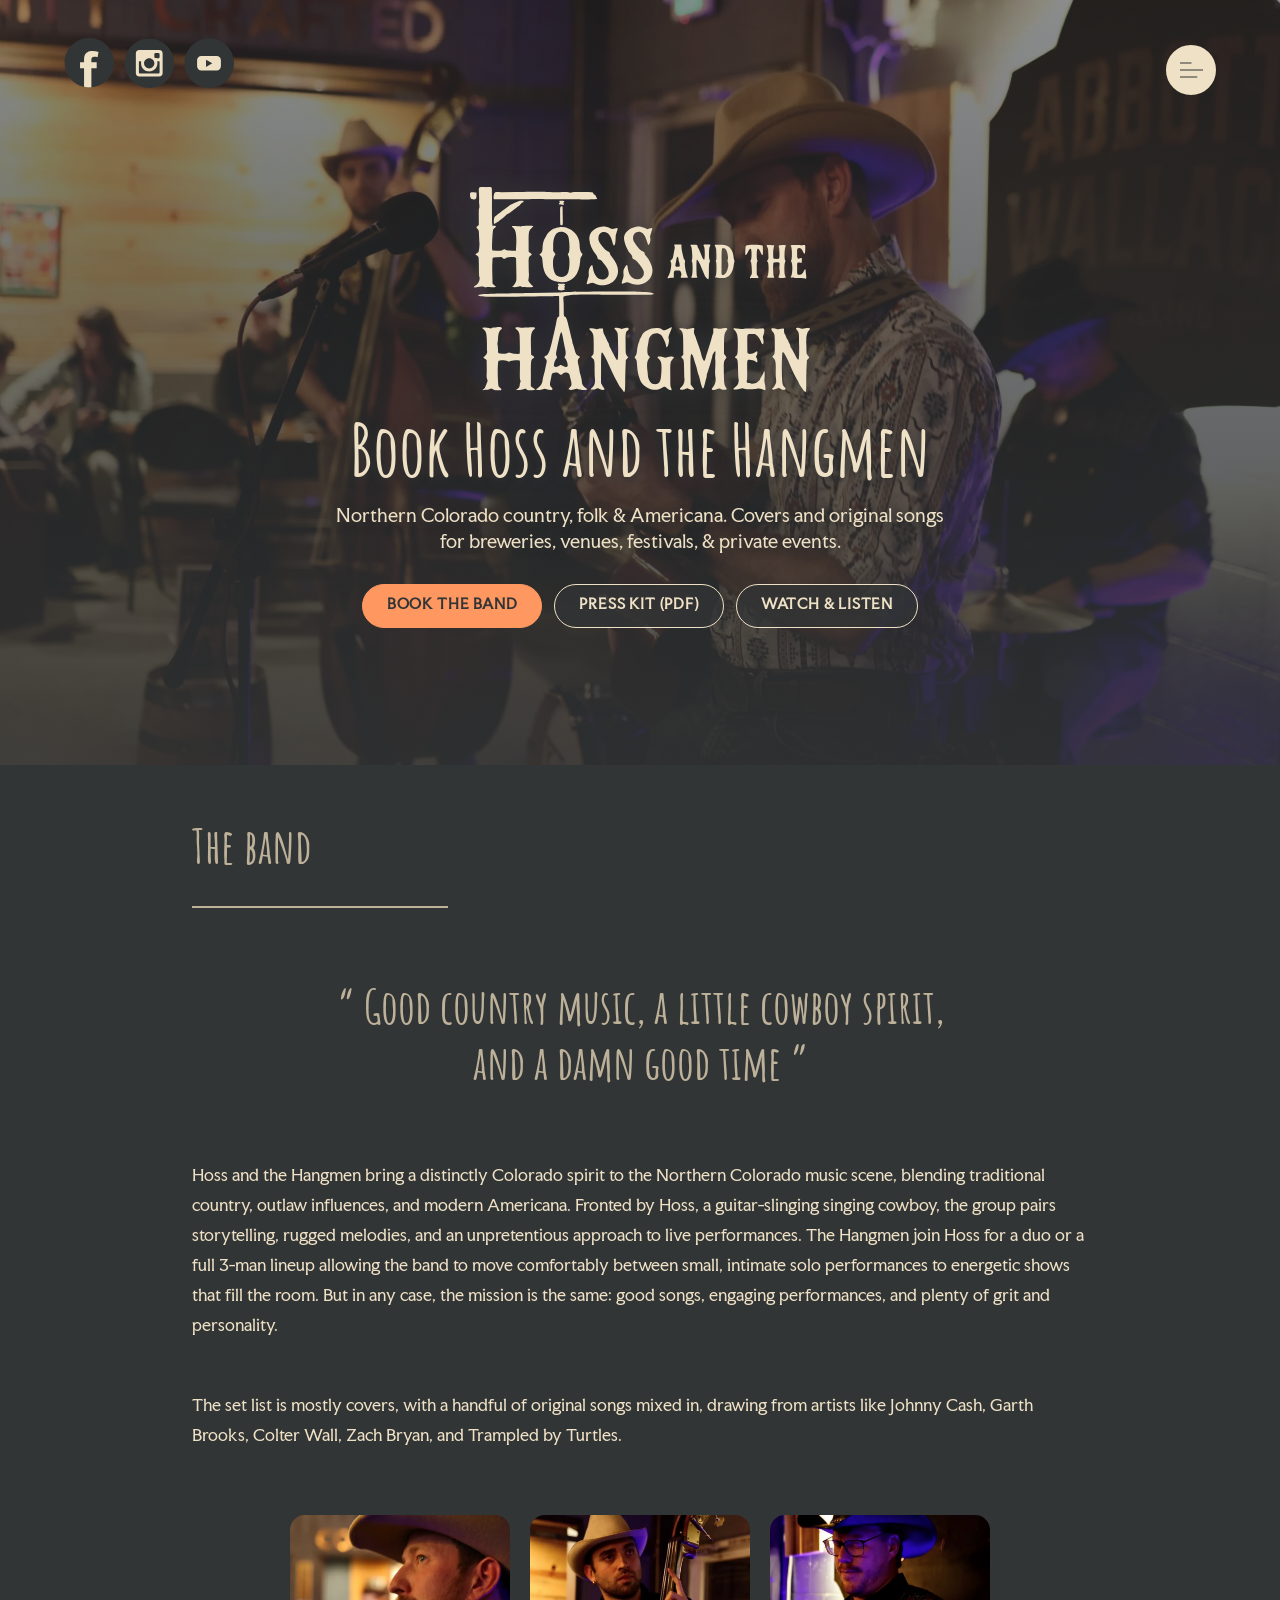
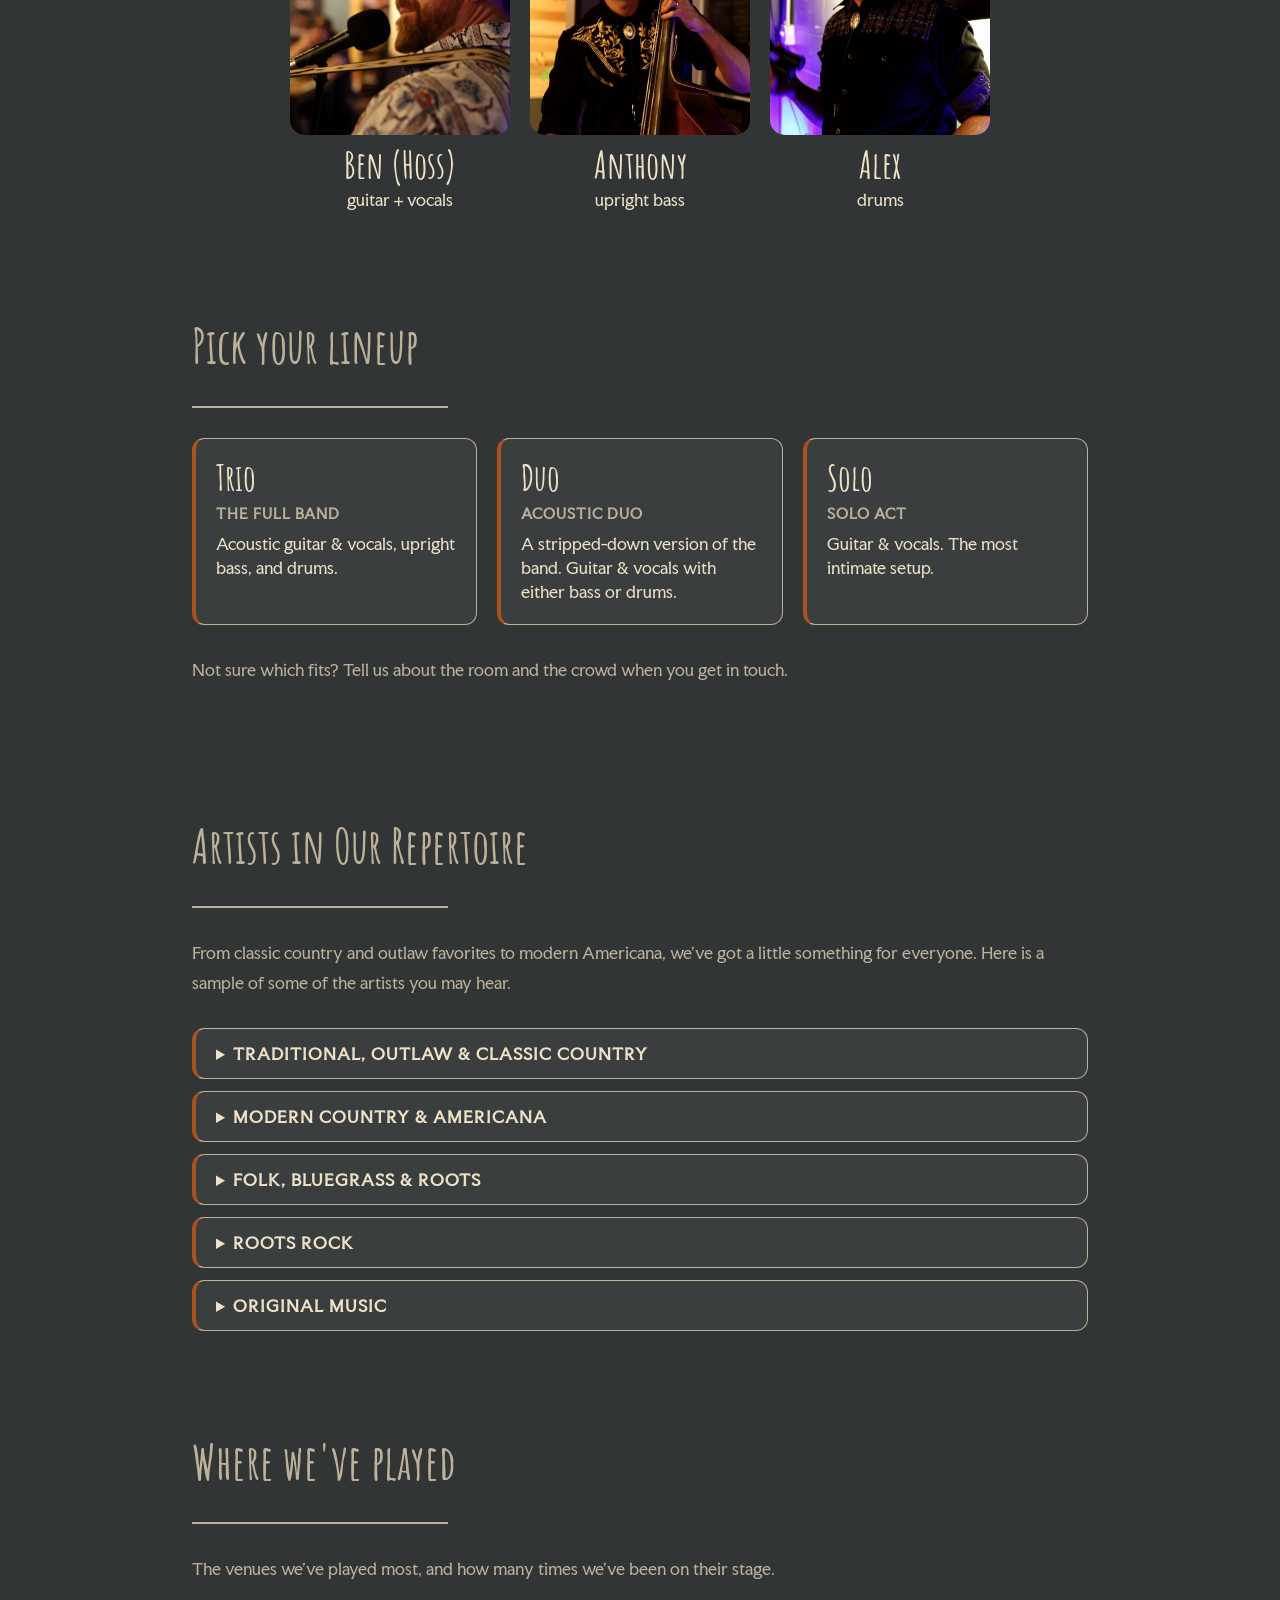
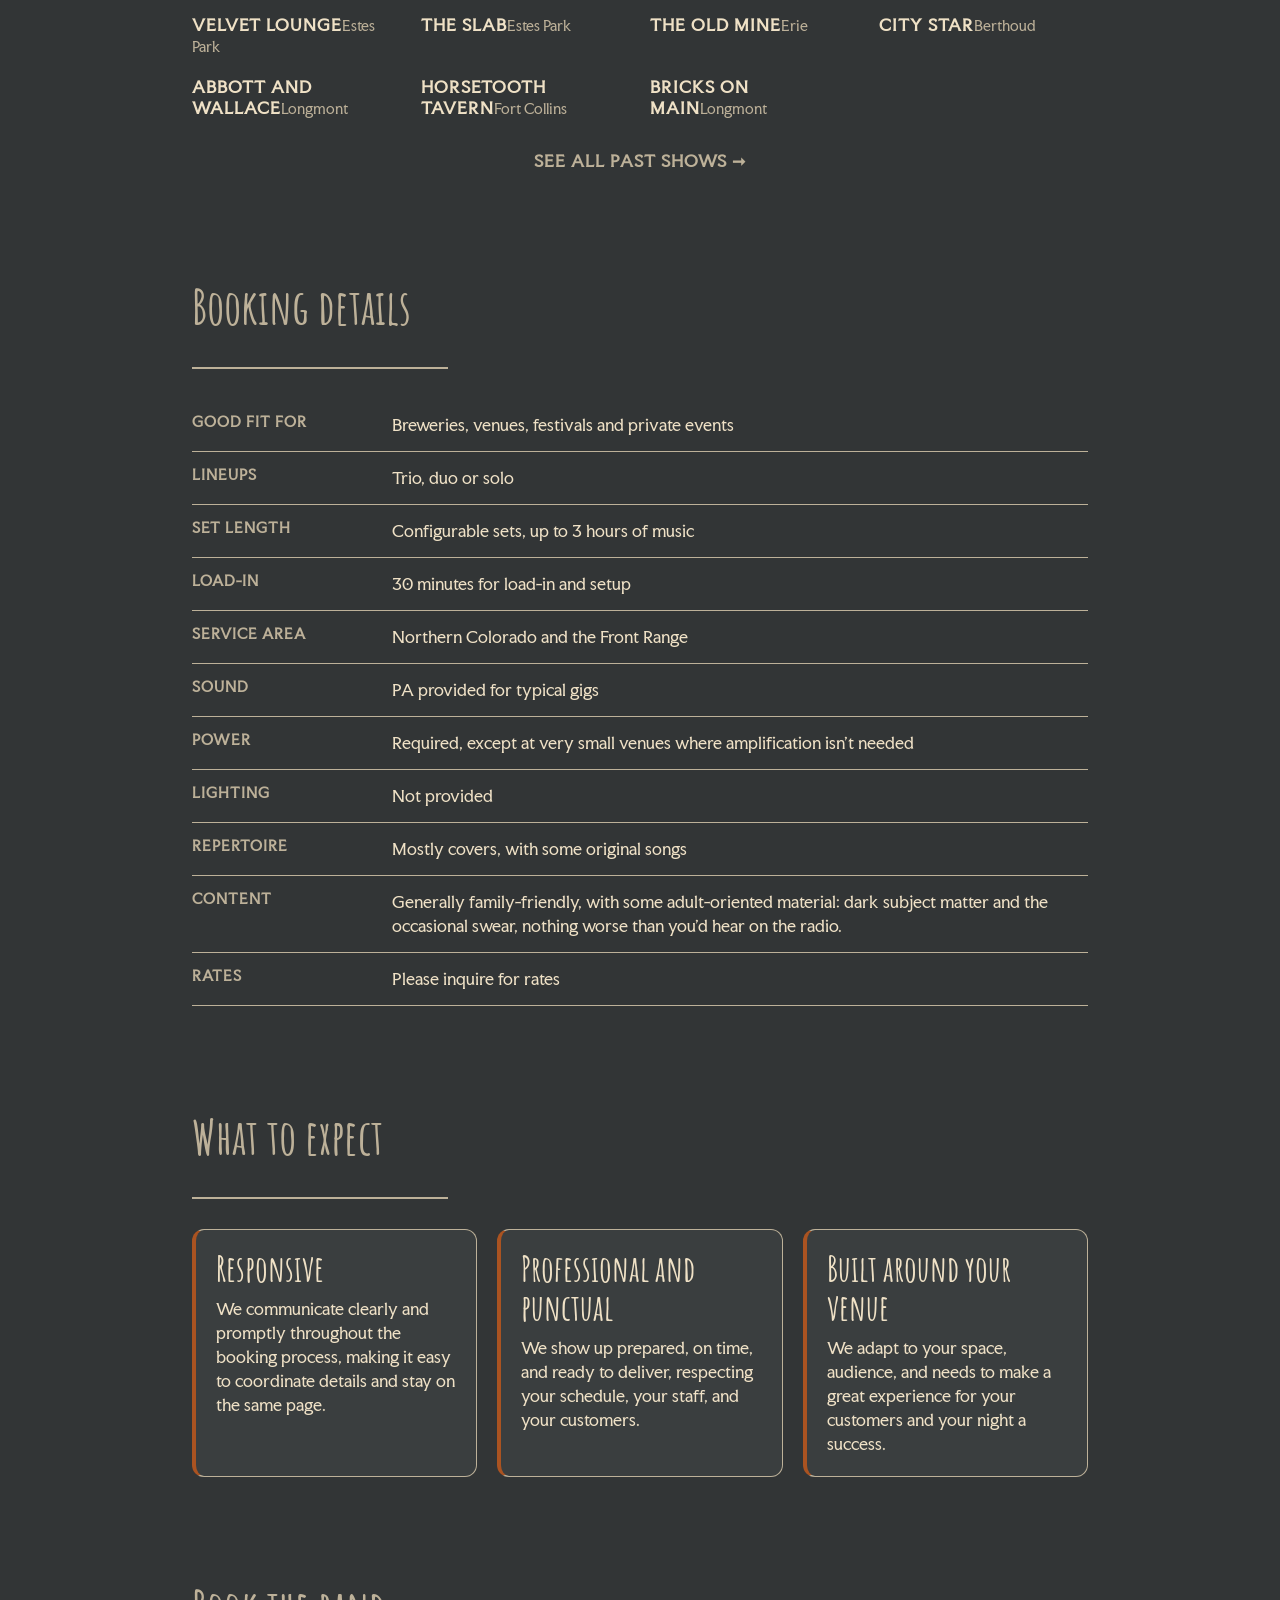
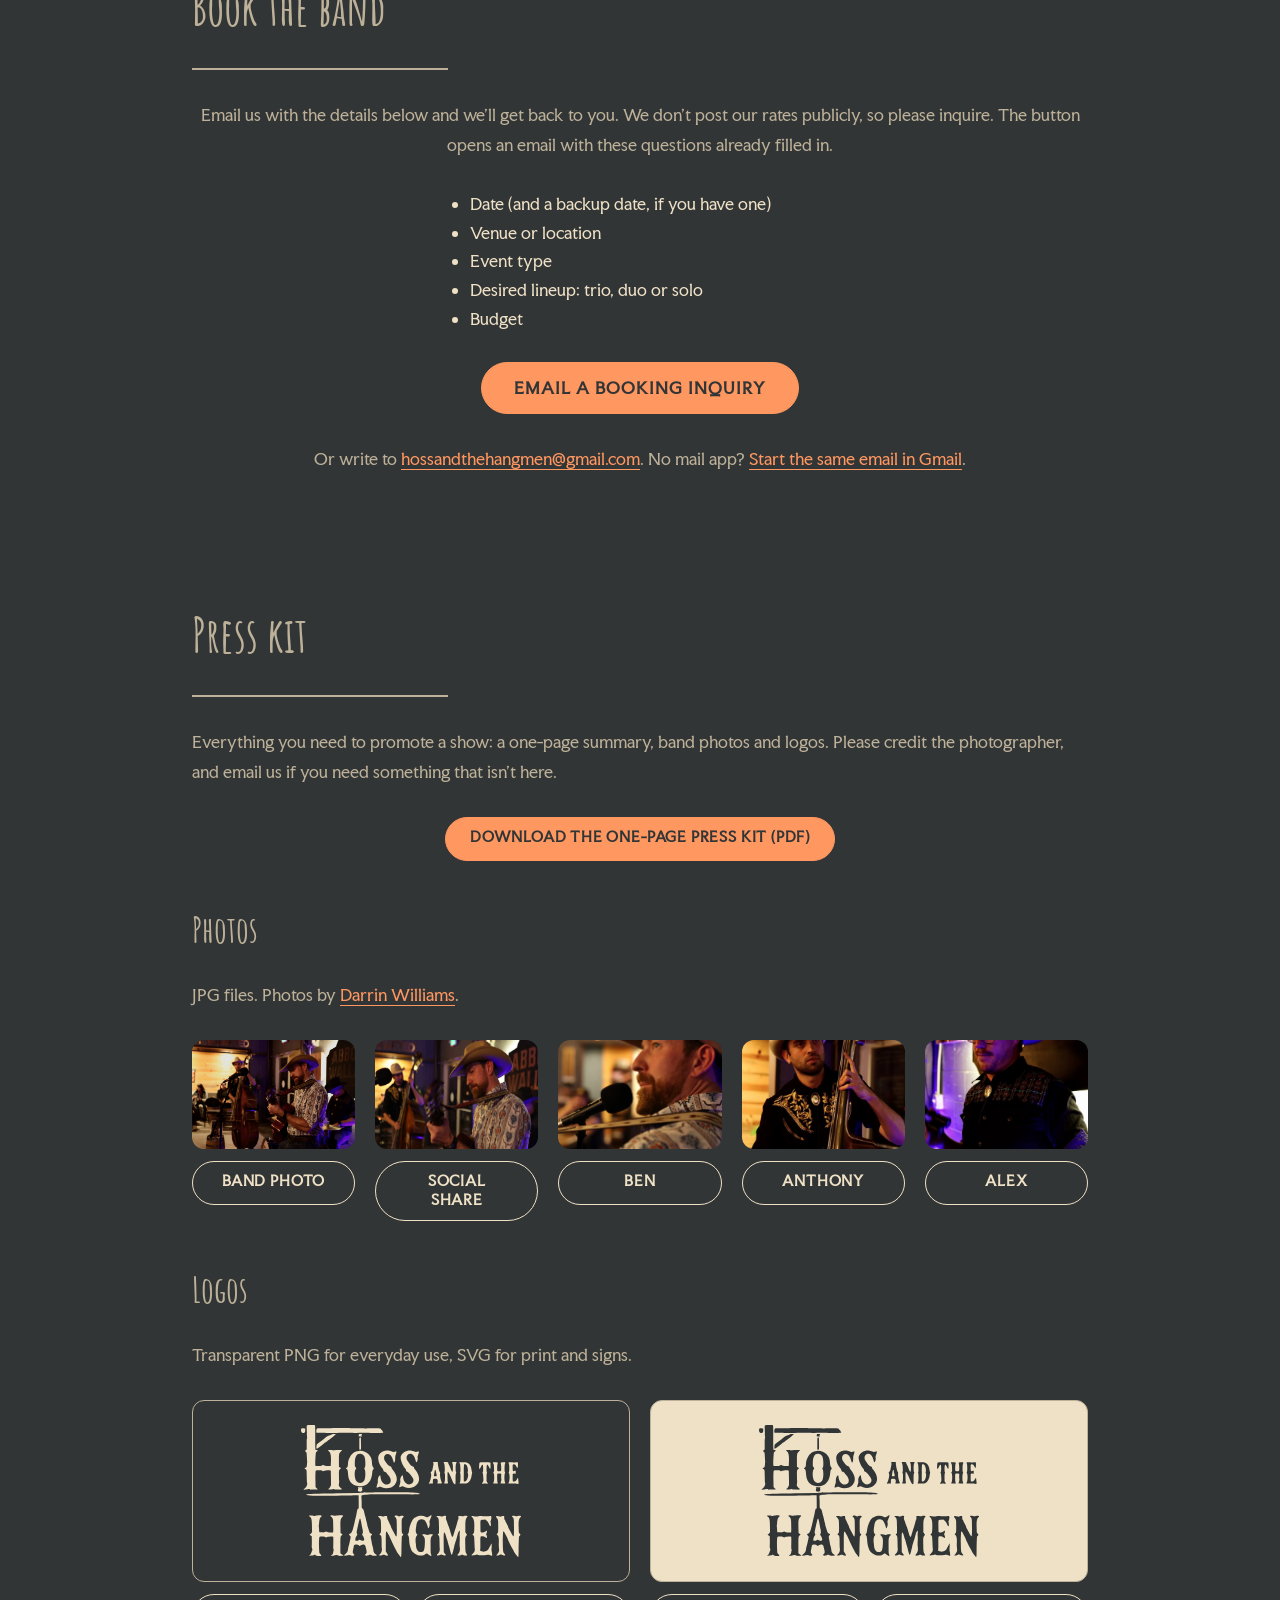
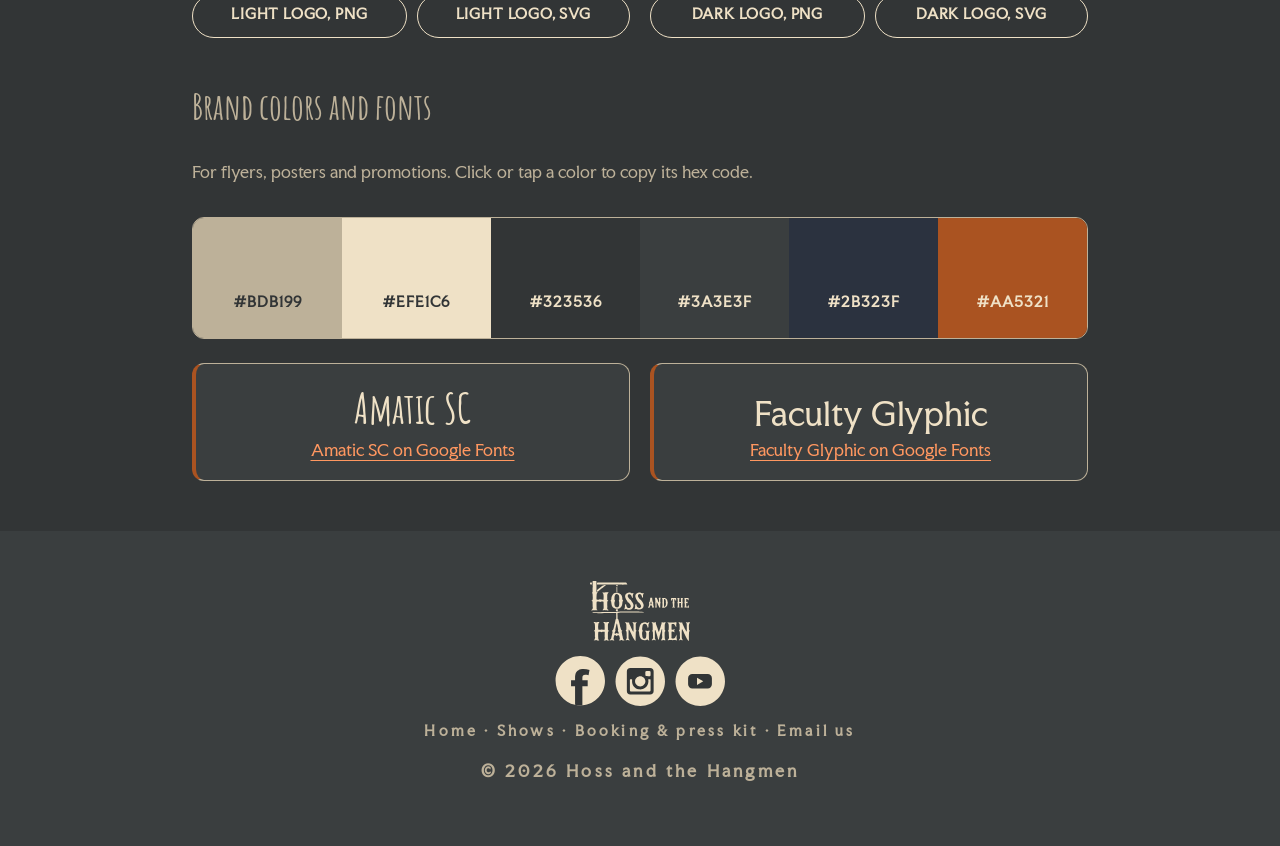
<file: booking/index.html>
<!doctype html>
<html lang="en" dir="ltr">
<head>
        <meta charset="utf-8" />
        <meta name="viewport" content="width=device-width, initial-scale=1.0" />

        <!-- Primary SEO metadata -->
        <title>Book Hoss and the Hangmen | Northern Colorado Country Band for Venues &amp; Events</title>
        <meta
            name="description"
            content="Book Hoss and the Hangmen, a Northern Colorado country, folk and Americana band, for your brewery, venue, festival or private event. Trio, duo or solo, sets up to 3 hours, PA provided. Press kit and photos."
        />
        <meta name="robots" content="index, follow" />
        <meta name="theme-color" content="#323536" />
        <link rel="canonical" href="https://hossandthehangmen.com/booking/" />

        <!-- Favicon and app icons -->
        <link rel="icon" type="image/svg+xml" href="../img/favicon.svg" />
        <link rel="icon" type="image/png" sizes="32x32" href="../favicon-32x32.png" />
        <link rel="icon" type="image/png" sizes="16x16" href="../favicon-16x16.png" />
        <link rel="apple-touch-icon" sizes="180x180" href="../apple-touch-icon.png" />
        <link rel="manifest" href="../site.webmanifest" />

        <!-- Open Graph and Twitter metadata -->
        <meta property="og:type" content="website" />
        <meta property="og:site_name" content="Hoss and the Hangmen" />
        <meta property="og:title" content="Book Hoss and the Hangmen | Northern Colorado Country Band" />
        <meta
            property="og:description"
            content="Country, folk and Americana for breweries, venues, festivals and private events across Northern Colorado and the Front Range. Trio, duo or solo."
        />
        <meta property="og:url" content="https://hossandthehangmen.com/booking/" />
        <meta property="og:image" content="https://hossandthehangmen.com/img/og-image.jpg" />
        <meta property="og:image:width" content="1200" />
        <meta property="og:image:height" content="630" />
        <meta property="og:image:alt" content="Hoss and the Hangmen performing live at a Colorado brewery" />
        <meta property="og:locale" content="en_US" />
        <meta name="twitter:card" content="summary_large_image" />
        <meta name="twitter:title" content="Book Hoss and the Hangmen | Northern Colorado Country Band" />
        <meta
            name="twitter:description"
            content="Country, folk and Americana for breweries, venues, festivals and private events across Northern Colorado and the Front Range. Trio, duo or solo."
        />
        <meta name="twitter:image" content="https://hossandthehangmen.com/img/og-image.jpg" />
        <meta name="twitter:image:alt" content="Hoss and the Hangmen performing live at a Colorado brewery" />

        <!-- Structured data: a contact page whose main subject is the band, with a booking contact point -->
        <script type="application/ld+json">
            {
                "@context": "https://schema.org",
                "@type": "ContactPage",
                "name": "Book Hoss and the Hangmen",
                "url": "https://hossandthehangmen.com/booking/",
                "mainEntity": {
                    "@type": "MusicGroup",
                    "name": "Hoss and the Hangmen",
                    "url": "https://hossandthehangmen.com/",
                    "genre": ["Country", "Folk", "Americana"],
                    "image": "https://hossandthehangmen.com/img/og-image.jpg",
                    "areaServed": ["Northern Colorado", "Colorado Front Range"],
                    "contactPoint": {
                        "@type": "ContactPoint",
                        "contactType": "booking",
                        "email": "hossandthehangmen@gmail.com"
                    }
                }
            }
        </script>

        <!-- Fonts and stylesheets (same as the home page) -->
        <link rel="preload" href="../fonts/FacultyGlyphic-Regular-latin.woff2" as="font" type="font/woff2" crossorigin />
        <link rel="preload" href="../fonts/AmaticSC-Bold-latin.woff2" as="font" type="font/woff2" crossorigin />
        <link rel="preload" href="../fonts/AmaticSC-Regular-latin.woff2" as="font" type="font/woff2" crossorigin />
        <link
            rel="preload"
            href="../img/hero-band-mobile.webp"
            as="image"
            type="image/webp"
            media="screen and (max-width: 767px) and (orientation: portrait)"
        />
        <link
            rel="preload"
            href="../img/hero-band.webp"
            as="image"
            type="image/webp"
            media="screen and (min-width: 768px), screen and (orientation: landscape)"
        />
        <link rel="stylesheet" href="../css/style.css" />
</head>

<body class="booking-page">
<a class="skip-link" href="#main-content">Skip to main content</a>
<a id="top"></a>

<header class="booking-hero">
	<div class="shareBtn">
		<a
			href="https://www.facebook.com/people/Hoss-and-the-Hangmen/61590706506140/"
			target="_blank"
			rel="noopener"
		>
			<img src="../img/facebook-dark.svg" alt="Hoss and the Hangmen on Facebook" />
		</a>
		<a href="https://www.instagram.com/hossandthehangmen" target="_blank" rel="noopener">
			<img src="../img/instagram-dark.svg" alt="Hoss and the Hangmen on Instagram" />
		</a>
		<a href="https://youtube.com/@hossandthehangmen" target="_blank" rel="noopener">
			<img src="../img/youtube-dark.svg" alt="Hoss and the Hangmen on YouTube" />
		</a>
	</div>

	<nav class="menu-nav" aria-label="Site sections">
		<button class="menu" type="button" aria-label="Menu" aria-expanded="false" aria-controls="menu-items">
			<span class="line line1"></span>
			<span class="line line2"></span>
			<span class="line line3"></span>
		</button>

		<div id="menu-items" inert>
			<a class="ss-menu ss-page" href="../">
				<span class="ss-label">Home</span>
				<span class="ss-icon"><img src="../img/menu/home.svg" alt="" /></span>
			</a>
			<a class="ss-menu ss-page" href="#top" aria-current="page">
				<span class="ss-label">Booking</span>
				<span class="ss-icon"><img src="../img/menu/book.svg" alt="" /></span>
			</a>
			<a class="ss-menu ss-section" href="#lineups">
				<span class="ss-label">Lineups</span>
				<span class="ss-icon"><img src="../img/menu/lineups.svg" alt="" /></span>
			</a>
			<a class="ss-menu ss-section" href="#details">
				<span class="ss-label">Details</span>
				<span class="ss-icon"><img src="../img/menu/details.svg" alt="" /></span>
			</a>
			<a class="ss-menu ss-section" href="#book">
				<span class="ss-label">Book</span>
				<span class="ss-icon"><img src="../img/menu/calendar.svg" alt="" /></span>
			</a>
			<a class="ss-menu ss-section" href="#press">
				<span class="ss-label">Press kit</span>
				<span class="ss-icon"><img src="../img/menu/press.svg" alt="" /></span>
			</a>
		</div>
	</nav>

	<div class="booking-hero-inner">
		<a class="booking-hero-logo" href="../" aria-label="Hoss and the Hangmen home">
			<img src="../img/hoss-logo-light.svg" alt="Hoss and the Hangmen" width="2442" height="1468" />
		</a>
		<h1>Book Hoss and the Hangmen</h1>
		<p class="booking-hero-lead">
			Northern Colorado country, folk &amp; Americana. Covers and original songs for breweries, venues, festivals, &amp; private events.
		</p>
		<div class="booking-cta">
			<a class="btn btn-primary" href="#book">Book the band</a>
			<a class="btn" href="press/hoss-and-the-hangmen-press-kit.pdf" download>Press kit (PDF)</a>
			<a class="btn" href="../#music">Watch &amp; listen</a>
		</div>
	</div>
</header>

<main id="main-content" tabindex="-1">

	<section class="booking-section" id="about" aria-labelledby="about-heading">
		<h2 id="about-heading" class="animatableX">The band</h2>
		<div class="separator animatableOpacity"></div>
		<p class="hardLight quote animatableY">
			&ldquo;&nbsp;Good country music, a little cowboy spirit, and a damn good time&nbsp;&rdquo;
		</p>
		<p class="animatableY">
			Hoss and the Hangmen bring a distinctly Colorado spirit to the Northern Colorado music scene, blending
			traditional country, outlaw influences, and modern Americana. Fronted by Hoss, a guitar-slinging singing
			cowboy, the group pairs storytelling, rugged melodies, and an unpretentious approach to live
			performances. The Hangmen join Hoss for a duo or a full 3-man lineup allowing the band to move
			comfortably between small, intimate solo performances to energetic shows that fill the room. But in any
			case, the mission is the same: good songs, engaging performances, and plenty of grit and personality.
		</p>
		<p class="animatableY">
			The set list is mostly covers, with a handful of original songs mixed in, drawing from artists like
			Johnny Cash, Garth Brooks, Colter Wall, Zach Bryan, and Trampled by Turtles.
		</p>
		<div class="imgContent animatableY">
			<div class="card">
				<img src="../img/ben.webp" width="500" height="500" loading="lazy" alt="Closeup photo of Ben playing guitar and singing" />
				<p>Ben (Hoss)</p>
				<p>guitar + vocals</p>
			</div>
			<div class="card">
				<img src="../img/anthony.webp" width="500" height="500" loading="lazy" alt="Closeup photo of Anthony playing upright bass" />
				<p>Anthony</p>
				<p>upright bass</p>
			</div>
			<div class="card">
				<img src="../img/alex.webp" width="500" height="500" loading="lazy" alt="Closeup photo of Alex playing drums" />
				<p>Alex</p>
				<p>drums</p>
			</div>
		</div>
	</section>

	<section class="booking-section" id="lineups" aria-labelledby="lineups-heading">
		<h2 id="lineups-heading" class="animatableX">Pick your lineup</h2>
		<div class="separator animatableOpacity"></div>
		<ul class="booking-cards animatableY">
			<li class="booking-card">
				<h3>Trio</h3>
				<p class="booking-card-lead">The full band</p>
				<p>Acoustic guitar &amp; vocals, upright bass, and drums.</p>
			</li>
			<li class="booking-card">
				<h3>Duo</h3>
				<p class="booking-card-lead">Acoustic duo</p>
				<p>A stripped-down version of the band. Guitar &amp; vocals with either bass or drums.</p>
			</li>
			<li class="booking-card">
				<h3>Solo</h3>
				<p class="booking-card-lead">Solo act</p>
				<p>Guitar &amp; vocals. The most intimate setup.</p>
			</li>
		</ul>
		<p class="booking-note animatableY">Not sure which fits? Tell us about the room and the crowd when you get in touch.</p>
	</section>

	<section class="booking-section" id="repertoire" aria-labelledby="repertoire-heading">
		<h2 id="repertoire-heading" class="animatableX">Artists in Our Repertoire</h2>
		<div class="separator animatableOpacity"></div>
		<p class="booking-note animatableY">
			From classic country and outlaw favorites to modern Americana, we've got a little something for everyone.
			Here is a sample of some of the artists you may hear.
		</p>
		<div class="booking-repertoire animatableY">
			<details>
				<summary>Traditional, Outlaw &amp; Classic Country</summary>
				<ul>
					<li>Johnny Cash</li>
					<li>Dwight Yoakam</li>
					<li>Alan Jackson</li>
					<li>Garth Brooks</li>
					<li>Charley Crockett</li>
					<li>Colter Wall</li>
				</ul>
			</details>
			<details>
				<summary>Modern Country &amp; Americana</summary>
				<ul>
					<li>Tyler Childers</li>
					<li>Turnpike Troubadours</li>
					<li>Zach Bryan</li>
					<li>Red Clay Strays</li>
					<li>Josh Meloy</li>
					<li>The Panhandlers</li>
				</ul>
			</details>
			<details>
				<summary>Folk, Bluegrass &amp; Roots</summary>
				<ul>
					<li>Trampled by Turtles</li>
					<li>Old Crow Medicine Show</li>
					<li>Rubber Knife Gang</li>
				</ul>
			</details>
			<details>
				<summary>Roots Rock</summary>
				<ul>
					<li>James McMurtry</li>
					<li>The Animals</li>
					<li>Chris Isaak</li>
				</ul>
			</details>
			<details>
				<summary>Original Music</summary>
				<ul>
					<li>Hoss and the Hangmen original material</li>
				</ul>
			</details>
		</div>
	</section>

	<section class="booking-section" id="played" aria-labelledby="played-heading" hidden>
		<h2 id="played-heading" class="animatableX">Where we've played</h2>
		<div class="separator animatableOpacity"></div>
		<p class="booking-note animatableY">The venues we've played most, and how many times we've been on their stage.</p>
		<ul class="booking-venues animatableY" id="booking-venues"></ul>
		<p class="more-link booking-venues-more animatableY"><a href="../#past-shows">See all past shows &#10142;</a></p>
	</section>

	<section class="booking-section" id="details" aria-labelledby="details-heading">
		<h2 id="details-heading" class="animatableX">Booking details</h2>
		<div class="separator animatableOpacity"></div>
		<dl class="booking-facts animatableY">
			<div>
				<dt>Good fit for</dt>
				<dd>Breweries, venues, festivals and private events</dd>
			</div>
			<div>
				<dt>Lineups</dt>
				<dd>Trio, duo or solo</dd>
			</div>
			<div>
				<dt>Set length</dt>
				<dd>Configurable sets, up to 3 hours of music</dd>
			</div>
			<div>
				<dt>Load-in</dt>
				<dd>30 minutes for load-in and setup</dd>
			</div>
			<div>
				<dt>Service area</dt>
				<dd>Northern Colorado and the Front Range</dd>
			</div>
			<div>
				<dt>Sound</dt>
				<dd>PA provided for typical gigs</dd>
			</div>
			<div>
				<dt>Power</dt>
				<dd>Required, except at very small venues where amplification isn't needed</dd>
			</div>
			<div>
				<dt>Lighting</dt>
				<dd>Not provided</dd>
			</div>
			<div>
				<dt>Repertoire</dt>
				<dd>Mostly covers, with some original songs</dd>
			</div>
			<div>
				<dt>Content</dt>
				<dd>
					Generally family-friendly, with some adult-oriented material: dark subject matter and the
					occasional swear, nothing worse than you'd hear on the radio.
				</dd>
			</div>
			<div>
				<dt>Rates</dt>
				<dd>Please inquire for rates</dd>
			</div>
		</dl>
	</section>

	<section class="booking-section" id="expect" aria-labelledby="expect-heading">
		<h2 id="expect-heading" class="animatableX">What to expect</h2>
		<div class="separator animatableOpacity"></div>
		<ul class="booking-cards animatableY">
			<li class="booking-card">
				<h3>Responsive</h3>
				<p>We communicate clearly and promptly throughout the booking process, making it easy to coordinate details and stay on the same page.</p>
			</li>
			<li class="booking-card">
				<h3>Professional and punctual</h3>
				<p>We show up prepared, on time, and ready to deliver, respecting your schedule, your staff, and your customers.</p>
			</li>
			<li class="booking-card">
				<h3>Built around your venue</h3>
				<p>We adapt to your space, audience, and needs to make a great experience for your customers and your night a success.</p>
			</li>
		</ul>
	</section>

	<section class="booking-section booking-book" id="book" aria-labelledby="book-heading">
		<h2 id="book-heading" class="animatableX">Book the band</h2>
		<div class="separator animatableOpacity"></div>
		<p class="booking-note animatableY">
			Email us with the details below and we'll get back to you. We don't post our rates publicly, so
			please inquire. The button opens an email with these questions already filled in.
		</p>
		<ul class="booking-checklist animatableY">
			<li>Date (and a backup date, if you have one)</li>
			<li>Venue or location</li>
			<li>Event type</li>
			<li>Desired lineup: trio, duo or solo</li>
			<li>Budget</li>
		</ul>
		<div class="booking-cta animatableY">
			<a
				class="btn btn-primary btn-large"
				href="mailto:hossandthehangmen@gmail.com?subject=Booking%20inquiry%20for%20Hoss%20and%20the%20Hangmen&amp;body=Hi%20Hoss%20and%20the%20Hangmen%2C%0D%0A%0D%0AI%27d%20like%20to%20ask%20about%20booking%20the%20band.%0D%0A%0D%0ADate%3A%20%0D%0AVenue%20or%20location%3A%20%0D%0AEvent%20type%3A%20%0D%0ADesired%20lineup%20(trio%2C%20duo%20or%20solo)%3A%20%0D%0ABudget%3A%20%0D%0AAnything%20else%20we%20should%20know%3A%20%0D%0A"
				>Email a booking inquiry</a
			>
		</div>
		<p class="booking-note animatableY">
			Or write to
			<a class="email-link" href="mailto:hossandthehangmen@gmail.com">hossandthehangmen@gmail.com</a>.
			No mail app?
			<a
				class="email-link"
				href="https://mail.google.com/mail/?view=cm&amp;fs=1&amp;to=hossandthehangmen%40gmail.com&amp;su=Booking%20inquiry%20for%20Hoss%20and%20the%20Hangmen&amp;body=Hi%20Hoss%20and%20the%20Hangmen%2C%0D%0A%0D%0AI%27d%20like%20to%20ask%20about%20booking%20the%20band.%0D%0A%0D%0ADate%3A%20%0D%0AVenue%20or%20location%3A%20%0D%0AEvent%20type%3A%20%0D%0ADesired%20lineup%20(trio%2C%20duo%20or%20solo)%3A%20%0D%0ABudget%3A%20%0D%0AAnything%20else%20we%20should%20know%3A%20%0D%0A"
				target="_blank"
				rel="noopener"
				>Start the same email in Gmail</a
			>.
		</p>
	</section>

	<section class="booking-section" id="press" aria-labelledby="press-heading">
		<h2 id="press-heading" class="animatableX">Press kit</h2>
		<div class="separator animatableOpacity"></div>
		<p class="booking-note animatableY">
			Everything you need to promote a show: a one-page summary, band photos and logos. Please credit the
			photographer, and email us if you need something that isn't here.
		</p>
		<div class="booking-cta animatableY">
			<a class="btn btn-primary" href="press/hoss-and-the-hangmen-press-kit.pdf" download>
				Download the one-page press kit (PDF)
			</a>
		</div>

		<h3 class="booking-subheading animatableY">Photos</h3>
		<p class="booking-note animatableY">
			JPG files. Photos by
			<a class="email-link" href="https://darrinwilliamsmedia.com" target="_blank" rel="noopener">Darrin Williams</a>.
		</p>
		<ul class="booking-assets animatableY">
			<li>
				<img src="../img/hero-band.webp" width="2970" height="1485" loading="lazy" alt="Hoss and the Hangmen performing live at a Colorado brewery" />
				<a class="btn" href="press/hoss-and-the-hangmen-band-photo.jpg" download>Band photo</a>
			</li>
			<li>
				<img src="../img/og-image.jpg" width="1200" height="630" loading="lazy" alt="Hoss and the Hangmen performing live, cropped for social media sharing" />
				<a class="btn" href="../img/og-image.jpg" download="hoss-and-the-hangmen-social-share.jpg">Social share</a>
			</li>
			<li>
				<img src="../img/ben.webp" width="500" height="500" loading="lazy" alt="Closeup photo of Ben playing guitar and singing" />
				<a class="btn" href="press/hoss-and-the-hangmen-ben.jpg" download>Ben</a>
			</li>
			<li>
				<img src="../img/anthony.webp" width="500" height="500" loading="lazy" alt="Closeup photo of Anthony playing upright bass" />
				<a class="btn" href="press/hoss-and-the-hangmen-anthony.jpg" download>Anthony</a>
			</li>
			<li>
				<img src="../img/alex.webp" width="500" height="500" loading="lazy" alt="Closeup photo of Alex playing drums" />
				<a class="btn" href="press/hoss-and-the-hangmen-alex.jpg" download>Alex</a>
			</li>
		</ul>

		<h3 class="booking-subheading animatableY">Logos</h3>
		<p class="booking-note animatableY">Transparent PNG for everyday use, SVG for print and signs.</p>
		<ul class="booking-assets booking-logos animatableY">
			<li>
				<span class="booking-logo-tile booking-logo-on-dark">
					<img src="../img/hoss-logo-light.svg" width="2442" height="1468" loading="lazy" alt="Hoss and the Hangmen logo, cream lettering for dark backgrounds" />
				</span>
				<span class="booking-asset-links">
					<a class="btn" href="../img/hoss-logo-light.png" download>Light logo, PNG</a>
					<a class="btn" href="../img/hoss-logo-light.svg" download>Light logo, SVG</a>
				</span>
			</li>
			<li>
				<span class="booking-logo-tile booking-logo-on-light">
					<img src="../img/hoss-logo-dark.svg" width="2442" height="1468" loading="lazy" alt="Hoss and the Hangmen logo, dark lettering for light backgrounds" />
				</span>
				<span class="booking-asset-links">
					<a class="btn" href="../img/hoss-logo-dark.png" download>Dark logo, PNG</a>
					<a class="btn" href="../img/hoss-logo-dark.svg" download>Dark logo, SVG</a>
				</span>
			</li>
		</ul>
		<h3 class="booking-subheading animatableY">Brand colors and fonts</h3>
		<p class="booking-note animatableY">For flyers, posters and promotions. Click or tap a color to copy its hex code.</p>
		<ul class="booking-swatches animatableY" aria-label="Brand colors">
			<li><button type="button" class="booking-swatch booking-swatch-light" style="background-color: #BDB199" data-hex="#BDB199" aria-label="Copy color #BDB199"><span class="booking-swatch-hex">#BDB199</span><span class="booking-swatch-status" aria-live="polite"></span></button></li>
			<li><button type="button" class="booking-swatch booking-swatch-light" style="background-color: #EFE1C6" data-hex="#EFE1C6" aria-label="Copy color #EFE1C6"><span class="booking-swatch-hex">#EFE1C6</span><span class="booking-swatch-status" aria-live="polite"></span></button></li>
			<li><button type="button" class="booking-swatch" style="background-color: #323536" data-hex="#323536" aria-label="Copy color #323536"><span class="booking-swatch-hex">#323536</span><span class="booking-swatch-status" aria-live="polite"></span></button></li>
			<li><button type="button" class="booking-swatch" style="background-color: #3A3E3F" data-hex="#3A3E3F" aria-label="Copy color #3A3E3F"><span class="booking-swatch-hex">#3A3E3F</span><span class="booking-swatch-status" aria-live="polite"></span></button></li>
			<li><button type="button" class="booking-swatch" style="background-color: #2B323F" data-hex="#2B323F" aria-label="Copy color #2B323F"><span class="booking-swatch-hex">#2B323F</span><span class="booking-swatch-status" aria-live="polite"></span></button></li>
			<li><button type="button" class="booking-swatch" style="background-color: #AA5321" data-hex="#AA5321" aria-label="Copy color #AA5321"><span class="booking-swatch-hex">#AA5321</span><span class="booking-swatch-status" aria-live="polite"></span></button></li>
		</ul>
		<ul class="booking-fonts animatableY">
			<li>
				<span class="booking-font-sample booking-font-amatic">Amatic SC</span>
				<a class="email-link" href="https://fonts.google.com/specimen/Amatic+SC" target="_blank" rel="noopener">Amatic SC on Google Fonts</a>
			</li>
			<li>
				<span class="booking-font-sample booking-font-glyphic">Faculty Glyphic</span>
				<a class="email-link" href="https://fonts.google.com/specimen/Faculty+Glyphic" target="_blank" rel="noopener">Faculty Glyphic on Google Fonts</a>
			</li>
		</ul>
	</section>

</main>

<footer>
	<div class="footerBaner">
		<img class="bandBanner" src="../img/hoss-logo-light.svg" alt="Hoss and the Hangmen logo" width="75" height="60" loading="lazy" decoding="async" />
	</div>
	<div class="socialBanner">
		<a href="https://www.facebook.com/people/Hoss-and-the-Hangmen/61590706506140/" target="_blank" rel="noopener">
			<img src="../img/facebook-light.svg" alt="Hoss and the Hangmen on Facebook" width="50" height="50" loading="lazy" decoding="async" />
		</a>
		<a href="https://www.instagram.com/hossandthehangmen" target="_blank" rel="noopener">
			<img src="../img/instagram-light.svg" alt="Hoss and the Hangmen on Instagram" width="50" height="50" loading="lazy" decoding="async" />
		</a>
		<a href="https://youtube.com/@hossandthehangmen" target="_blank" rel="noopener">
			<img src="../img/youtube-light.svg" alt="Hoss and the Hangmen on YouTube" width="50" height="50" loading="lazy" decoding="async" />
		</a>
	</div>
	<p class="footer-links"><a href="../">Home</a> &middot; <a href="../#shows">Shows</a> &middot; <a href="../booking/">Booking &amp; press kit</a> &middot; <a href="mailto:hossandthehangmen@gmail.com">Email us</a></p>
	<p>&copy; 2026 Hoss and the Hangmen</p>
	<p class="buildInfo">Updated <time id="buildTime" datetime="2026-11-28T16:06:23Z"></time></p>
</footer>

<a id="upArrow" href="#top" aria-label="Back to top">
	<img src="../img/up-arrow.svg" alt="Upward facing arrow" loading="lazy" decoding="async" />
</a>

<script defer src="../js/mainFunctions.js"></script>
<script defer src="../js/booking.js"></script>
</body>
</html>
</file>
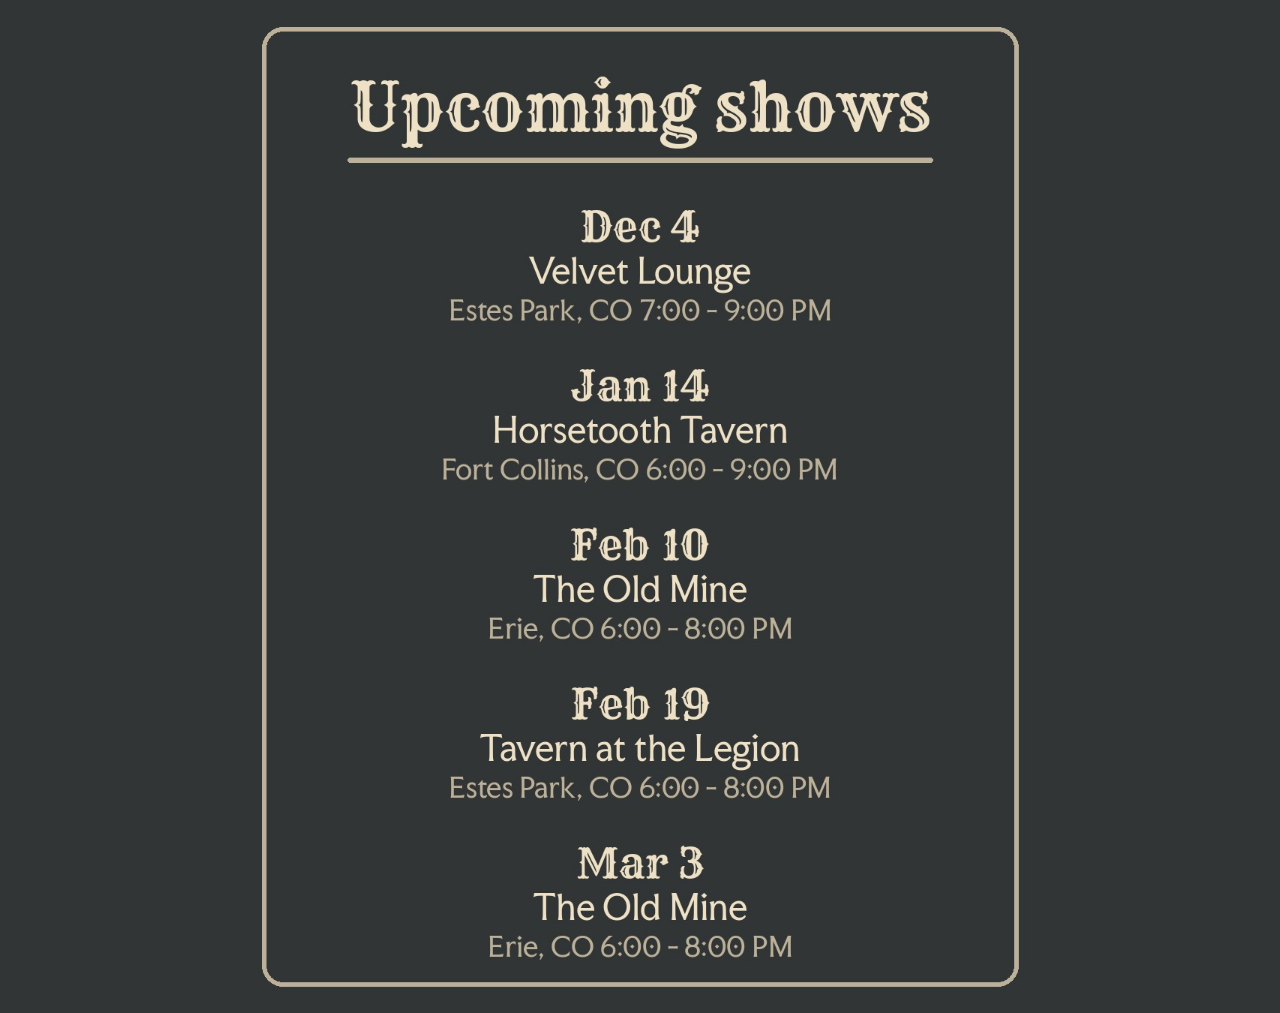
<file: showposter/index.html>
<!doctype html>
<html lang="en">
<head>
  <meta charset="utf-8">
  <meta name="viewport" content="width=device-width, initial-scale=1">
  <meta name="robots" content="noindex">
  <meta name="description" content="Upcoming shows for Hoss and the Hangmen.">
  <meta property="og:title" content="Upcoming shows - Hoss and the Hangmen">
  <meta property="og:image" content="https://hossandthehangmen.com/img/upcomingshow.jpg">
  <title>Upcoming shows - Hoss and the Hangmen</title>
  <style>
    body { margin: 0; min-height: 100vh; display: grid; place-items: center; background: #323536; }
    img { display: block; width: min(100%, 810px); height: auto; }
  </style>
</head>
<body><img src="/img/upcomingshow.jpg" alt="Upcoming shows for Hoss and the Hangmen"></body>
</html>
</file>
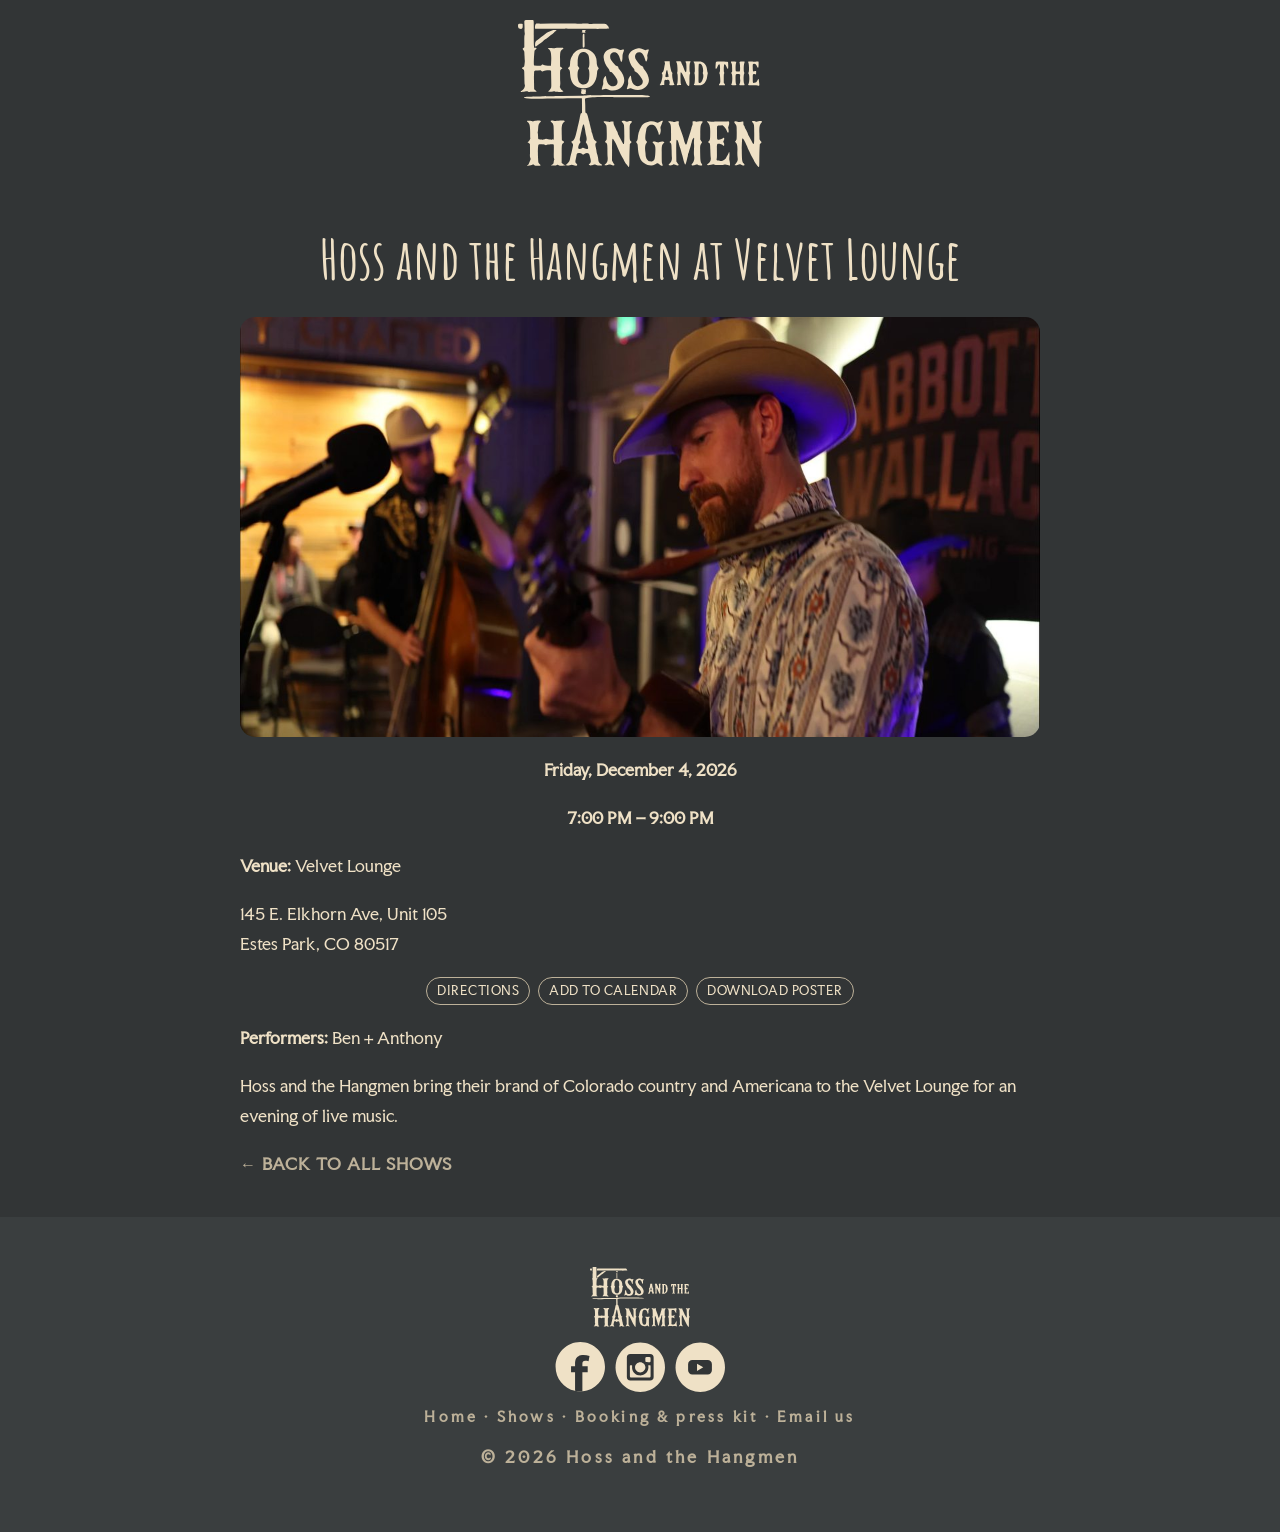
<file: events/2026-12-04-velvet-lounge/index.html>
<!DOCTYPE html>
<html lang="en">
<head>
<meta charset="utf-8">
<meta name="viewport" content="width=device-width, initial-scale=1.0">
<title>Hoss and the Hangmen at Velvet Lounge</title>
<meta name="description" content="Hoss and the Hangmen bring their brand of Colorado country and Americana to the Velvet Lounge for an evening of live music.">
<meta name="robots" content="index, follow">
<link rel="canonical" href="https://hossandthehangmen.com/events/2026-12-04-velvet-lounge/">
<meta property="og:type" content="website">
<meta property="og:site_name" content="Hoss and the Hangmen">
<meta property="og:title" content="Hoss and the Hangmen at Velvet Lounge">
<meta property="og:description" content="Hoss and the Hangmen bring their brand of Colorado country and Americana to the Velvet Lounge for an evening of live music.">
<meta property="og:url" content="https://hossandthehangmen.com/events/2026-12-04-velvet-lounge/">
<meta property="og:image" content="https://hossandthehangmen.com/events/2026-12-04-velvet-lounge/share.jpg">
<meta property="og:image:width" content="1200">
<meta property="og:image:height" content="630">
<meta property="og:image:alt" content="Poster for Hoss and the Hangmen at Velvet Lounge on Friday, December 4, 2026">
<meta property="og:locale" content="en_US">
<meta name="twitter:card" content="summary_large_image">
<meta name="twitter:title" content="Hoss and the Hangmen at Velvet Lounge">
<meta name="twitter:description" content="Hoss and the Hangmen bring their brand of Colorado country and Americana to the Velvet Lounge for an evening of live music.">
<meta name="twitter:image" content="https://hossandthehangmen.com/events/2026-12-04-velvet-lounge/share.jpg">
<meta name="twitter:image:alt" content="Poster for Hoss and the Hangmen at Velvet Lounge on Friday, December 4, 2026">
<link rel="preload" href="../../fonts/FacultyGlyphic-Regular-latin.woff2" as="font" type="font/woff2" crossorigin>
<link rel="preload" href="../../fonts/AmaticSC-Bold-latin.woff2" as="font" type="font/woff2" crossorigin>
<link rel="stylesheet" href="../../css/style.css">
<link rel="icon" type="image/svg+xml" href="../../img/favicon.svg">
<script type="application/ld+json">
{
  "@context": "https://schema.org",
  "@type": "Event",
  "name": "Hoss and the Hangmen at Velvet Lounge",
  "url": "https://hossandthehangmen.com/events/2026-12-04-velvet-lounge/",
  "startDate": "2026-12-04T19:00:00-07:00",
  "eventStatus": "https://schema.org/EventScheduled",
  "eventAttendanceMode": "https://schema.org/OfflineEventAttendanceMode",
  "image": "https://hossandthehangmen.com/img/og-image.jpg",
  "isAccessibleForFree": true,
  "performer": {
    "@type": "PerformingGroup",
    "name": "Hoss and the Hangmen",
    "url": "https://hossandthehangmen.com/"
  },
  "organizer": {
    "@type": "Organization",
    "name": "Hoss and the Hangmen",
    "url": "https://hossandthehangmen.com/"
  },
  "location": {
    "@type": "Place",
    "name": "Velvet Lounge",
    "address": {
      "@type": "PostalAddress",
      "streetAddress": "145 E. Elkhorn Ave, Unit 105",
      "addressLocality": "Estes Park",
      "addressRegion": "CO",
      "postalCode": "80517",
      "addressCountry": "US"
    },
    "url": "https://www.facebook.com/share/14zqjBLtQgU/"
  },
  "endDate": "2026-12-04T21:00:00-07:00",
  "description": "Hoss and the Hangmen bring their brand of Colorado country and Americana to the Velvet Lounge for an evening of live music."
}
</script>
</head>
<body class="event-page">
<a class="skip-link" href="#main-content">Skip to main content</a>
<header class="event-header">
  <a class="event-brand" href="../../" aria-label="Hoss and the Hangmen home">
    <img src="../../img/hoss-logo-light.svg" alt="Hoss and the Hangmen" width="244" height="147">
  </a>
</header>
<main id="main-content" tabindex="-1">
<article class="event-content">
  <h1>Hoss and the Hangmen at Velvet Lounge</h1>
  <img class="event-image" src="../../img/og-image.jpg" alt="Hoss and the Hangmen promotional image" width="1200" height="630">
  <p class="event-date"><strong>Friday, December 4, 2026</strong></p>
  <p class="event-time"><strong>7:00 PM &ndash; 9:00 PM</strong></p>
  <p><strong>Venue:</strong> <a href="https://www.facebook.com/share/14zqjBLtQgU/" target="_blank" rel="noopener">Velvet Lounge</a></p>
  <p>145 E. Elkhorn Ave, Unit 105<br>Estes Park, CO 80517</p>
  <div class="event-actions"><a class="show-action-link" href="https://www.google.com/maps/search/?api=1&amp;query=Velvet+Lounge%2C+145+E.+Elkhorn+Ave%2C+Unit+105%2C+Estes+Park%2C+CO%2C+80517" target="_blank" rel="noopener">Directions</a><a class="show-action-link" href="https://calendar.google.com/calendar/render?action=TEMPLATE&amp;text=Hoss+and+the+Hangmen+at+Velvet+Lounge&amp;dates=20261205T020000Z%2F20261205T040000Z&amp;ctz=America%2FDenver&amp;location=Velvet+Lounge%2C+145+E.+Elkhorn+Ave%2C+Unit+105%2C+Estes+Park%2C+CO%2C+80517&amp;details=Hoss+and+the+Hangmen+bring+their+brand+of+Colorado+country+and+Americana+to+the+Velvet+Lounge+for+an+evening+of+live+music." target="_blank" rel="noopener">Add to calendar</a><a class="show-action-link" href="poster.jpg" download="hoss-and-the-hangmen-2026-12-04-velvet-lounge.jpg">Download poster</a></div>
  <p><strong>Performers:</strong> Ben + Anthony</p>
  <p class="event-description">Hoss and the Hangmen bring their brand of Colorado country and Americana to the Velvet Lounge for an evening of live music.</p>
  
  <p class="more-link"><a href="../../#shows">&larr; Back to all shows</a></p>
</article>
</main>
<footer>
	<div class="footerBaner">
		<img class="bandBanner" src="../../img/hoss-logo-light.svg" alt="Hoss and the Hangmen logo" width="75" height="60" loading="lazy" decoding="async" />
	</div>
	<div class="socialBanner">
		<a href="https://www.facebook.com/people/Hoss-and-the-Hangmen/61590706506140/" target="_blank" rel="noopener">
			<img src="../../img/facebook-light.svg" alt="Hoss and the Hangmen on Facebook" width="50" height="50" loading="lazy" decoding="async" />
		</a>
		<a href="https://www.instagram.com/hossandthehangmen" target="_blank" rel="noopener">
			<img src="../../img/instagram-light.svg" alt="Hoss and the Hangmen on Instagram" width="50" height="50" loading="lazy" decoding="async" />
		</a>
		<a href="https://youtube.com/@hossandthehangmen" target="_blank" rel="noopener">
			<img src="../../img/youtube-light.svg" alt="Hoss and the Hangmen on YouTube" width="50" height="50" loading="lazy" decoding="async" />
		</a>
	</div>
	<p class="footer-links"><a href="../../">Home</a> &middot; <a href="../../#shows">Shows</a> &middot; <a href="../../booking/">Booking &amp; press kit</a> &middot; <a href="mailto:hossandthehangmen@gmail.com">Email us</a></p>
	<p>&copy; 2026 Hoss and the Hangmen</p>
	<p class="buildInfo">Updated <time id="buildTime" datetime="2026-11-28T16:06:23Z"></time></p>
</footer>
<script defer src="../../js/mainFunctions.js"></script>
</body>
</html>
</file>
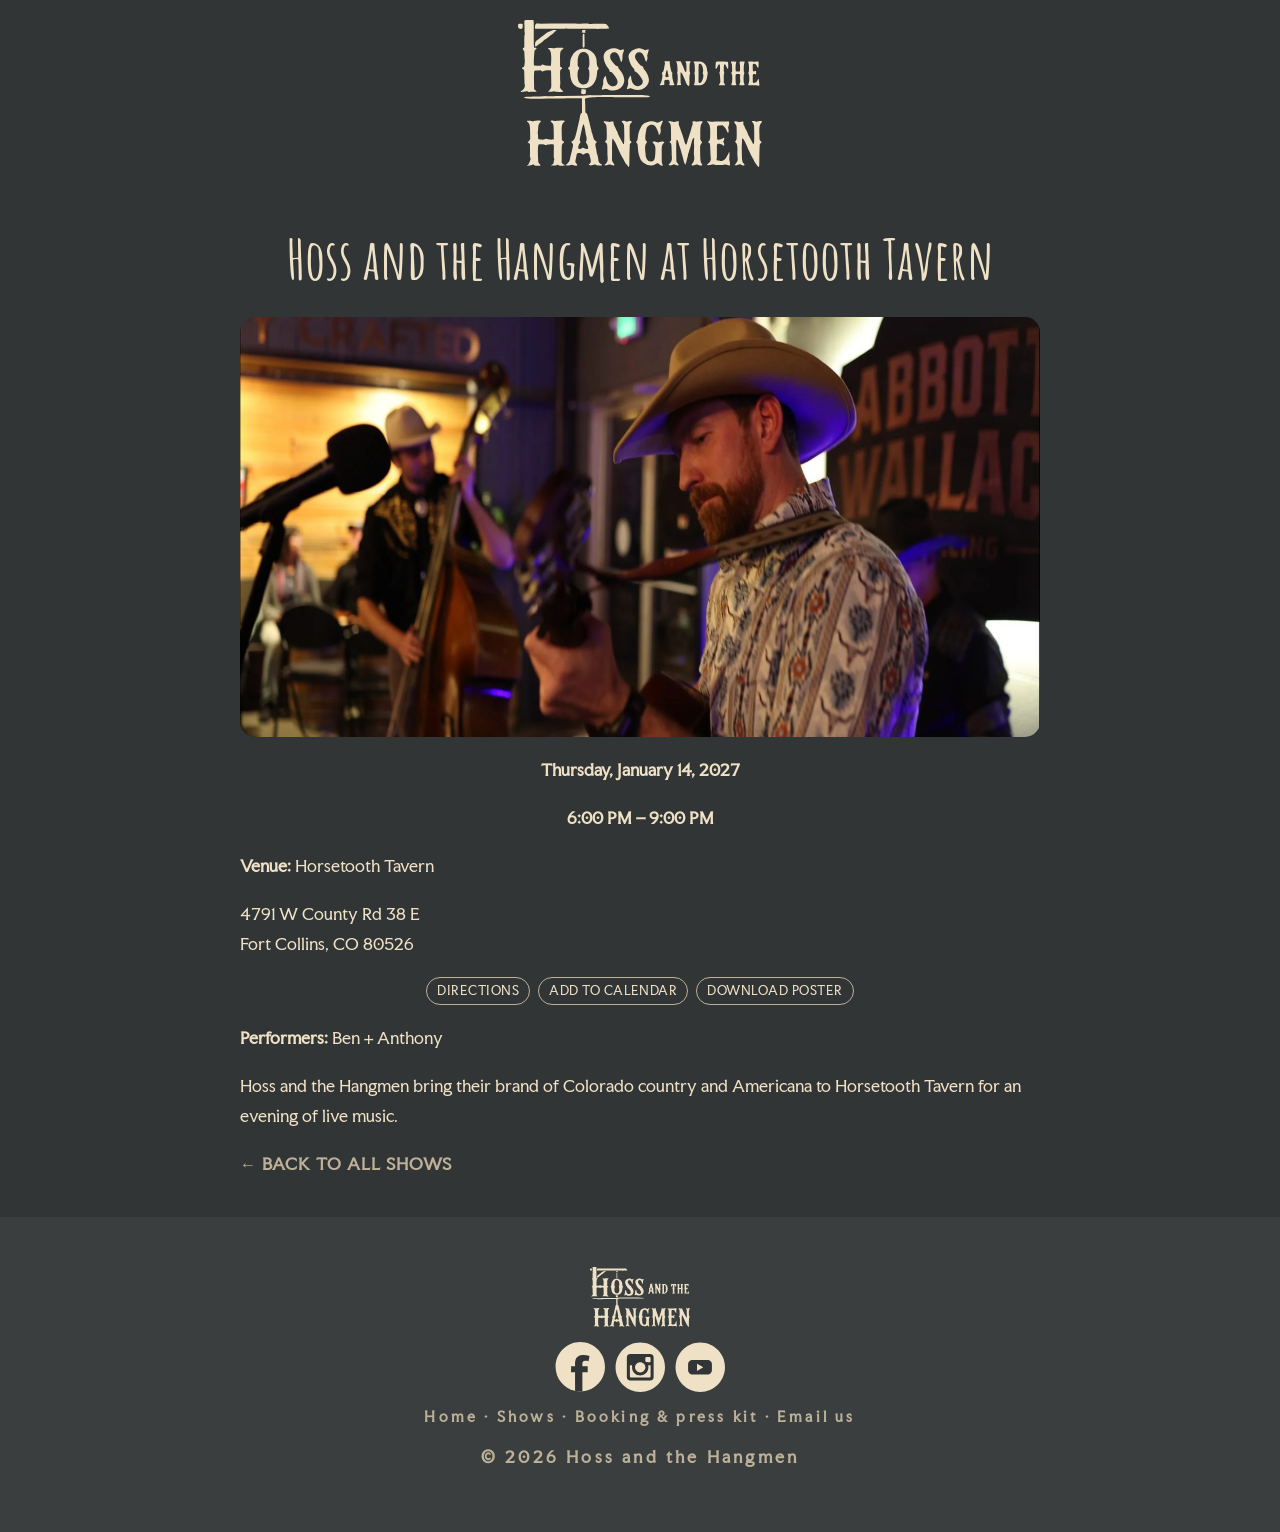
<file: events/2027-01-14-horsetooth-tavern/index.html>
<!DOCTYPE html>
<html lang="en">
<head>
<meta charset="utf-8">
<meta name="viewport" content="width=device-width, initial-scale=1.0">
<title>Hoss and the Hangmen at Horsetooth Tavern</title>
<meta name="description" content="Hoss and the Hangmen bring their brand of Colorado country and Americana to Horsetooth Tavern for an evening of live music.">
<meta name="robots" content="index, follow">
<link rel="canonical" href="https://hossandthehangmen.com/events/2027-01-14-horsetooth-tavern/">
<meta property="og:type" content="website">
<meta property="og:site_name" content="Hoss and the Hangmen">
<meta property="og:title" content="Hoss and the Hangmen at Horsetooth Tavern">
<meta property="og:description" content="Hoss and the Hangmen bring their brand of Colorado country and Americana to Horsetooth Tavern for an evening of live music.">
<meta property="og:url" content="https://hossandthehangmen.com/events/2027-01-14-horsetooth-tavern/">
<meta property="og:image" content="https://hossandthehangmen.com/events/2027-01-14-horsetooth-tavern/share.jpg">
<meta property="og:image:width" content="1200">
<meta property="og:image:height" content="630">
<meta property="og:image:alt" content="Poster for Hoss and the Hangmen at Horsetooth Tavern on Thursday, January 14, 2027">
<meta property="og:locale" content="en_US">
<meta name="twitter:card" content="summary_large_image">
<meta name="twitter:title" content="Hoss and the Hangmen at Horsetooth Tavern">
<meta name="twitter:description" content="Hoss and the Hangmen bring their brand of Colorado country and Americana to Horsetooth Tavern for an evening of live music.">
<meta name="twitter:image" content="https://hossandthehangmen.com/events/2027-01-14-horsetooth-tavern/share.jpg">
<meta name="twitter:image:alt" content="Poster for Hoss and the Hangmen at Horsetooth Tavern on Thursday, January 14, 2027">
<link rel="preload" href="../../fonts/FacultyGlyphic-Regular-latin.woff2" as="font" type="font/woff2" crossorigin>
<link rel="preload" href="../../fonts/AmaticSC-Bold-latin.woff2" as="font" type="font/woff2" crossorigin>
<link rel="stylesheet" href="../../css/style.css">
<link rel="icon" type="image/svg+xml" href="../../img/favicon.svg">
<script type="application/ld+json">
{
  "@context": "https://schema.org",
  "@type": "Event",
  "name": "Hoss and the Hangmen at Horsetooth Tavern",
  "url": "https://hossandthehangmen.com/events/2027-01-14-horsetooth-tavern/",
  "startDate": "2027-01-14T18:00:00-07:00",
  "eventStatus": "https://schema.org/EventScheduled",
  "eventAttendanceMode": "https://schema.org/OfflineEventAttendanceMode",
  "image": "https://hossandthehangmen.com/img/og-image.jpg",
  "isAccessibleForFree": true,
  "performer": {
    "@type": "PerformingGroup",
    "name": "Hoss and the Hangmen",
    "url": "https://hossandthehangmen.com/"
  },
  "organizer": {
    "@type": "Organization",
    "name": "Hoss and the Hangmen",
    "url": "https://hossandthehangmen.com/"
  },
  "location": {
    "@type": "Place",
    "name": "Horsetooth Tavern",
    "address": {
      "@type": "PostalAddress",
      "streetAddress": "4791 W County Rd 38 E",
      "addressLocality": "Fort Collins",
      "addressRegion": "CO",
      "postalCode": "80526",
      "addressCountry": "US"
    },
    "url": "https://www.horsetoothtavern.com/"
  },
  "endDate": "2027-01-14T21:00:00-07:00",
  "description": "Hoss and the Hangmen bring their brand of Colorado country and Americana to Horsetooth Tavern for an evening of live music."
}
</script>
</head>
<body class="event-page">
<a class="skip-link" href="#main-content">Skip to main content</a>
<header class="event-header">
  <a class="event-brand" href="../../" aria-label="Hoss and the Hangmen home">
    <img src="../../img/hoss-logo-light.svg" alt="Hoss and the Hangmen" width="244" height="147">
  </a>
</header>
<main id="main-content" tabindex="-1">
<article class="event-content">
  <h1>Hoss and the Hangmen at Horsetooth Tavern</h1>
  <img class="event-image" src="../../img/og-image.jpg" alt="Hoss and the Hangmen promotional image" width="1200" height="630">
  <p class="event-date"><strong>Thursday, January 14, 2027</strong></p>
  <p class="event-time"><strong>6:00 PM &ndash; 9:00 PM</strong></p>
  <p><strong>Venue:</strong> <a href="https://www.horsetoothtavern.com/" target="_blank" rel="noopener">Horsetooth Tavern</a></p>
  <p>4791 W County Rd 38 E<br>Fort Collins, CO 80526</p>
  <div class="event-actions"><a class="show-action-link" href="https://www.google.com/maps/search/?api=1&amp;query=Horsetooth+Tavern%2C+4791+W+County+Rd+38+E%2C+Fort+Collins%2C+CO%2C+80526" target="_blank" rel="noopener">Directions</a><a class="show-action-link" href="https://calendar.google.com/calendar/render?action=TEMPLATE&amp;text=Hoss+and+the+Hangmen+at+Horsetooth+Tavern&amp;dates=20270115T010000Z%2F20270115T040000Z&amp;ctz=America%2FDenver&amp;location=Horsetooth+Tavern%2C+4791+W+County+Rd+38+E%2C+Fort+Collins%2C+CO%2C+80526&amp;details=Hoss+and+the+Hangmen+bring+their+brand+of+Colorado+country+and+Americana+to+Horsetooth+Tavern+for+an+evening+of+live+music." target="_blank" rel="noopener">Add to calendar</a><a class="show-action-link" href="poster.jpg" download="hoss-and-the-hangmen-2027-01-14-horsetooth-tavern.jpg">Download poster</a></div>
  <p><strong>Performers:</strong> Ben + Anthony</p>
  <p class="event-description">Hoss and the Hangmen bring their brand of Colorado country and Americana to Horsetooth Tavern for an evening of live music.</p>
  
  <p class="more-link"><a href="../../#shows">&larr; Back to all shows</a></p>
</article>
</main>
<footer>
	<div class="footerBaner">
		<img class="bandBanner" src="../../img/hoss-logo-light.svg" alt="Hoss and the Hangmen logo" width="75" height="60" loading="lazy" decoding="async" />
	</div>
	<div class="socialBanner">
		<a href="https://www.facebook.com/people/Hoss-and-the-Hangmen/61590706506140/" target="_blank" rel="noopener">
			<img src="../../img/facebook-light.svg" alt="Hoss and the Hangmen on Facebook" width="50" height="50" loading="lazy" decoding="async" />
		</a>
		<a href="https://www.instagram.com/hossandthehangmen" target="_blank" rel="noopener">
			<img src="../../img/instagram-light.svg" alt="Hoss and the Hangmen on Instagram" width="50" height="50" loading="lazy" decoding="async" />
		</a>
		<a href="https://youtube.com/@hossandthehangmen" target="_blank" rel="noopener">
			<img src="../../img/youtube-light.svg" alt="Hoss and the Hangmen on YouTube" width="50" height="50" loading="lazy" decoding="async" />
		</a>
	</div>
	<p class="footer-links"><a href="../../">Home</a> &middot; <a href="../../#shows">Shows</a> &middot; <a href="../../booking/">Booking &amp; press kit</a> &middot; <a href="mailto:hossandthehangmen@gmail.com">Email us</a></p>
	<p>&copy; 2026 Hoss and the Hangmen</p>
	<p class="buildInfo">Updated <time id="buildTime" datetime="2026-11-28T16:06:23Z"></time></p>
</footer>
<script defer src="../../js/mainFunctions.js"></script>
</body>
</html>
</file>
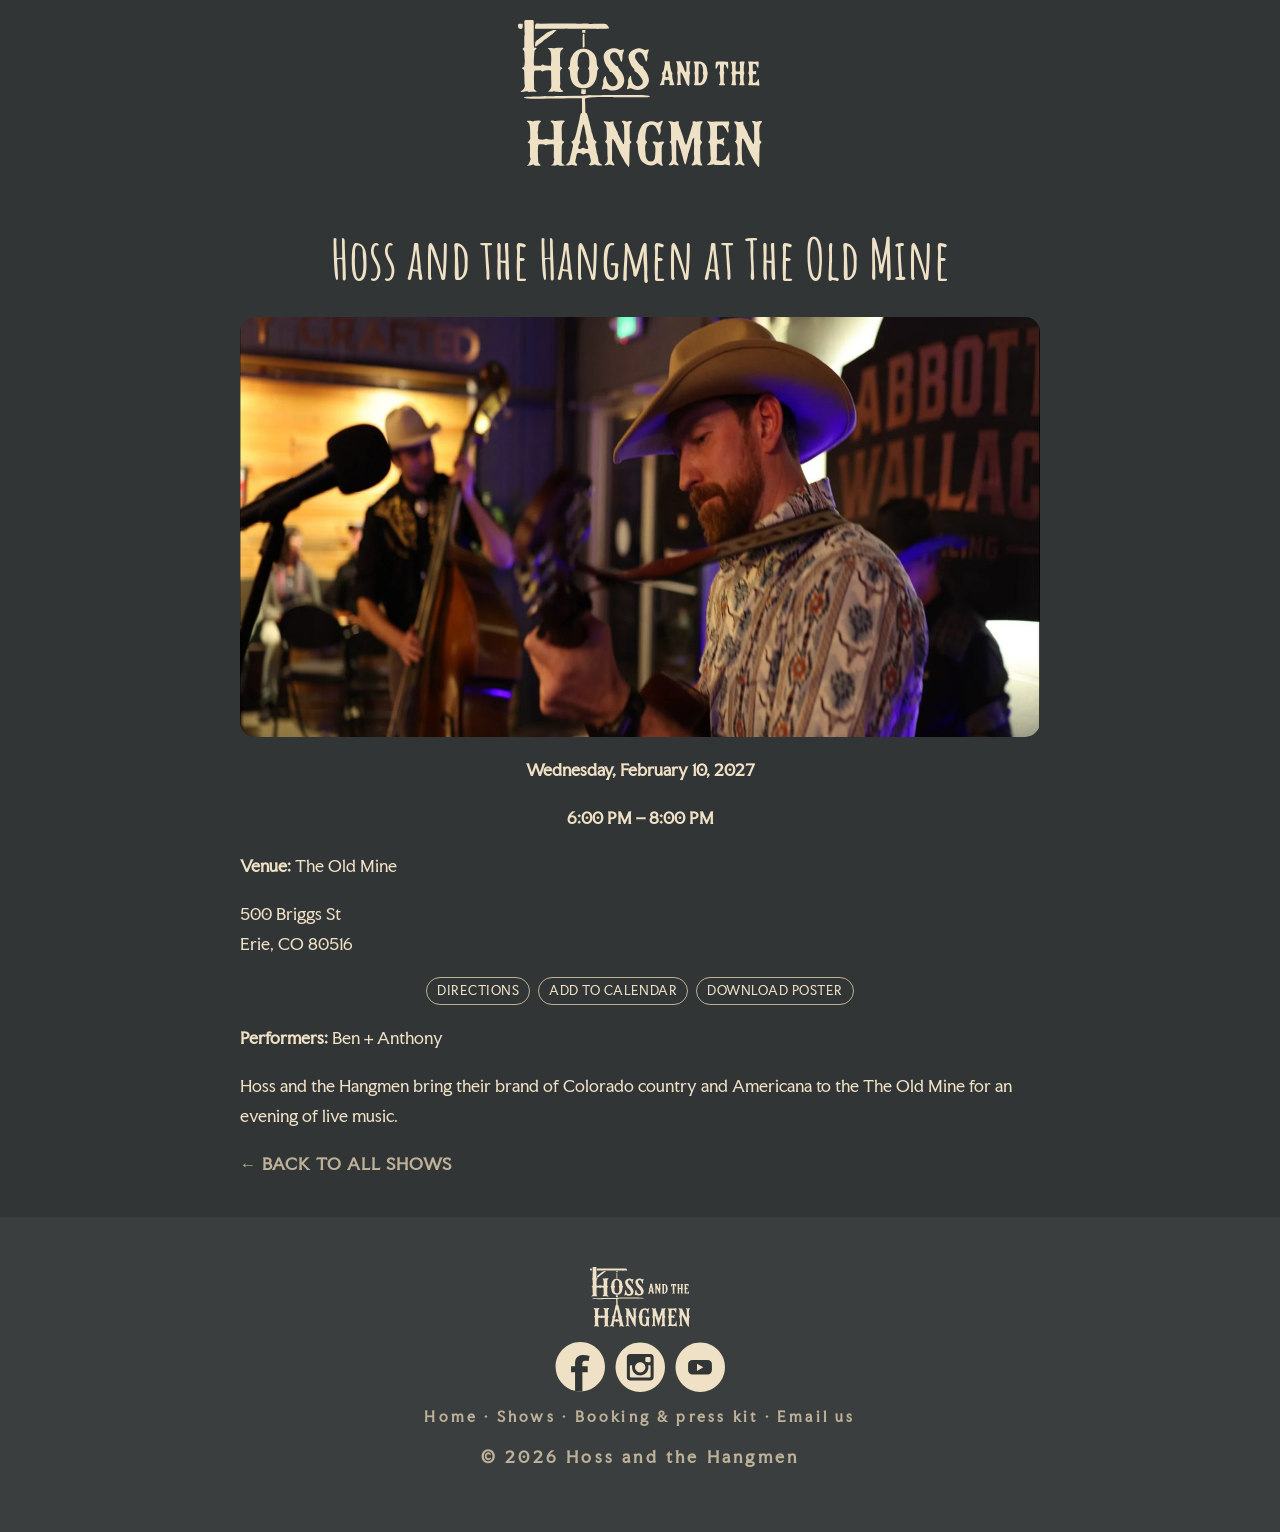
<file: events/2027-02-10-the-old-mine/index.html>
<!DOCTYPE html>
<html lang="en">
<head>
<meta charset="utf-8">
<meta name="viewport" content="width=device-width, initial-scale=1.0">
<title>Hoss and the Hangmen at The Old Mine</title>
<meta name="description" content="Hoss and the Hangmen bring their brand of Colorado country and Americana to the The Old Mine for an evening of live music.">
<meta name="robots" content="index, follow">
<link rel="canonical" href="https://hossandthehangmen.com/events/2027-02-10-the-old-mine/">
<meta property="og:type" content="website">
<meta property="og:site_name" content="Hoss and the Hangmen">
<meta property="og:title" content="Hoss and the Hangmen at The Old Mine">
<meta property="og:description" content="Hoss and the Hangmen bring their brand of Colorado country and Americana to the The Old Mine for an evening of live music.">
<meta property="og:url" content="https://hossandthehangmen.com/events/2027-02-10-the-old-mine/">
<meta property="og:image" content="https://hossandthehangmen.com/events/2027-02-10-the-old-mine/share.jpg">
<meta property="og:image:width" content="1200">
<meta property="og:image:height" content="630">
<meta property="og:image:alt" content="Poster for Hoss and the Hangmen at The Old Mine on Wednesday, February 10, 2027">
<meta property="og:locale" content="en_US">
<meta name="twitter:card" content="summary_large_image">
<meta name="twitter:title" content="Hoss and the Hangmen at The Old Mine">
<meta name="twitter:description" content="Hoss and the Hangmen bring their brand of Colorado country and Americana to the The Old Mine for an evening of live music.">
<meta name="twitter:image" content="https://hossandthehangmen.com/events/2027-02-10-the-old-mine/share.jpg">
<meta name="twitter:image:alt" content="Poster for Hoss and the Hangmen at The Old Mine on Wednesday, February 10, 2027">
<link rel="preload" href="../../fonts/FacultyGlyphic-Regular-latin.woff2" as="font" type="font/woff2" crossorigin>
<link rel="preload" href="../../fonts/AmaticSC-Bold-latin.woff2" as="font" type="font/woff2" crossorigin>
<link rel="stylesheet" href="../../css/style.css">
<link rel="icon" type="image/svg+xml" href="../../img/favicon.svg">
<script type="application/ld+json">
{
  "@context": "https://schema.org",
  "@type": "Event",
  "name": "Hoss and the Hangmen at The Old Mine",
  "url": "https://hossandthehangmen.com/events/2027-02-10-the-old-mine/",
  "startDate": "2027-02-10T18:00:00-07:00",
  "eventStatus": "https://schema.org/EventScheduled",
  "eventAttendanceMode": "https://schema.org/OfflineEventAttendanceMode",
  "image": "https://hossandthehangmen.com/img/og-image.jpg",
  "isAccessibleForFree": true,
  "performer": {
    "@type": "PerformingGroup",
    "name": "Hoss and the Hangmen",
    "url": "https://hossandthehangmen.com/"
  },
  "organizer": {
    "@type": "Organization",
    "name": "Hoss and the Hangmen",
    "url": "https://hossandthehangmen.com/"
  },
  "location": {
    "@type": "Place",
    "name": "The Old Mine",
    "address": {
      "@type": "PostalAddress",
      "streetAddress": "500 Briggs St",
      "addressLocality": "Erie",
      "addressRegion": "CO",
      "postalCode": "80516",
      "addressCountry": "US"
    },
    "url": "https://www.theoldmine.com/"
  },
  "endDate": "2027-02-10T20:00:00-07:00",
  "description": "Hoss and the Hangmen bring their brand of Colorado country and Americana to the The Old Mine for an evening of live music."
}
</script>
</head>
<body class="event-page">
<a class="skip-link" href="#main-content">Skip to main content</a>
<header class="event-header">
  <a class="event-brand" href="../../" aria-label="Hoss and the Hangmen home">
    <img src="../../img/hoss-logo-light.svg" alt="Hoss and the Hangmen" width="244" height="147">
  </a>
</header>
<main id="main-content" tabindex="-1">
<article class="event-content">
  <h1>Hoss and the Hangmen at The Old Mine</h1>
  <img class="event-image" src="../../img/og-image.jpg" alt="Hoss and the Hangmen promotional image" width="1200" height="630">
  <p class="event-date"><strong>Wednesday, February 10, 2027</strong></p>
  <p class="event-time"><strong>6:00 PM &ndash; 8:00 PM</strong></p>
  <p><strong>Venue:</strong> <a href="https://www.theoldmine.com/" target="_blank" rel="noopener">The Old Mine</a></p>
  <p>500 Briggs St<br>Erie, CO 80516</p>
  <div class="event-actions"><a class="show-action-link" href="https://www.google.com/maps/search/?api=1&amp;query=The+Old+Mine%2C+500+Briggs+St%2C+Erie%2C+CO%2C+80516" target="_blank" rel="noopener">Directions</a><a class="show-action-link" href="https://calendar.google.com/calendar/render?action=TEMPLATE&amp;text=Hoss+and+the+Hangmen+at+The+Old+Mine&amp;dates=20270211T010000Z%2F20270211T030000Z&amp;ctz=America%2FDenver&amp;location=The+Old+Mine%2C+500+Briggs+St%2C+Erie%2C+CO%2C+80516&amp;details=Hoss+and+the+Hangmen+bring+their+brand+of+Colorado+country+and+Americana+to+the+The+Old+Mine+for+an+evening+of+live+music." target="_blank" rel="noopener">Add to calendar</a><a class="show-action-link" href="poster.jpg" download="hoss-and-the-hangmen-2027-02-10-the-old-mine.jpg">Download poster</a></div>
  <p><strong>Performers:</strong> Ben + Anthony</p>
  <p class="event-description">Hoss and the Hangmen bring their brand of Colorado country and Americana to the The Old Mine for an evening of live music.</p>
  
  <p class="more-link"><a href="../../#shows">&larr; Back to all shows</a></p>
</article>
</main>
<footer>
	<div class="footerBaner">
		<img class="bandBanner" src="../../img/hoss-logo-light.svg" alt="Hoss and the Hangmen logo" width="75" height="60" loading="lazy" decoding="async" />
	</div>
	<div class="socialBanner">
		<a href="https://www.facebook.com/people/Hoss-and-the-Hangmen/61590706506140/" target="_blank" rel="noopener">
			<img src="../../img/facebook-light.svg" alt="Hoss and the Hangmen on Facebook" width="50" height="50" loading="lazy" decoding="async" />
		</a>
		<a href="https://www.instagram.com/hossandthehangmen" target="_blank" rel="noopener">
			<img src="../../img/instagram-light.svg" alt="Hoss and the Hangmen on Instagram" width="50" height="50" loading="lazy" decoding="async" />
		</a>
		<a href="https://youtube.com/@hossandthehangmen" target="_blank" rel="noopener">
			<img src="../../img/youtube-light.svg" alt="Hoss and the Hangmen on YouTube" width="50" height="50" loading="lazy" decoding="async" />
		</a>
	</div>
	<p class="footer-links"><a href="../../">Home</a> &middot; <a href="../../#shows">Shows</a> &middot; <a href="../../booking/">Booking &amp; press kit</a> &middot; <a href="mailto:hossandthehangmen@gmail.com">Email us</a></p>
	<p>&copy; 2026 Hoss and the Hangmen</p>
	<p class="buildInfo">Updated <time id="buildTime" datetime="2026-11-28T16:06:23Z"></time></p>
</footer>
<script defer src="../../js/mainFunctions.js"></script>
</body>
</html>
</file>
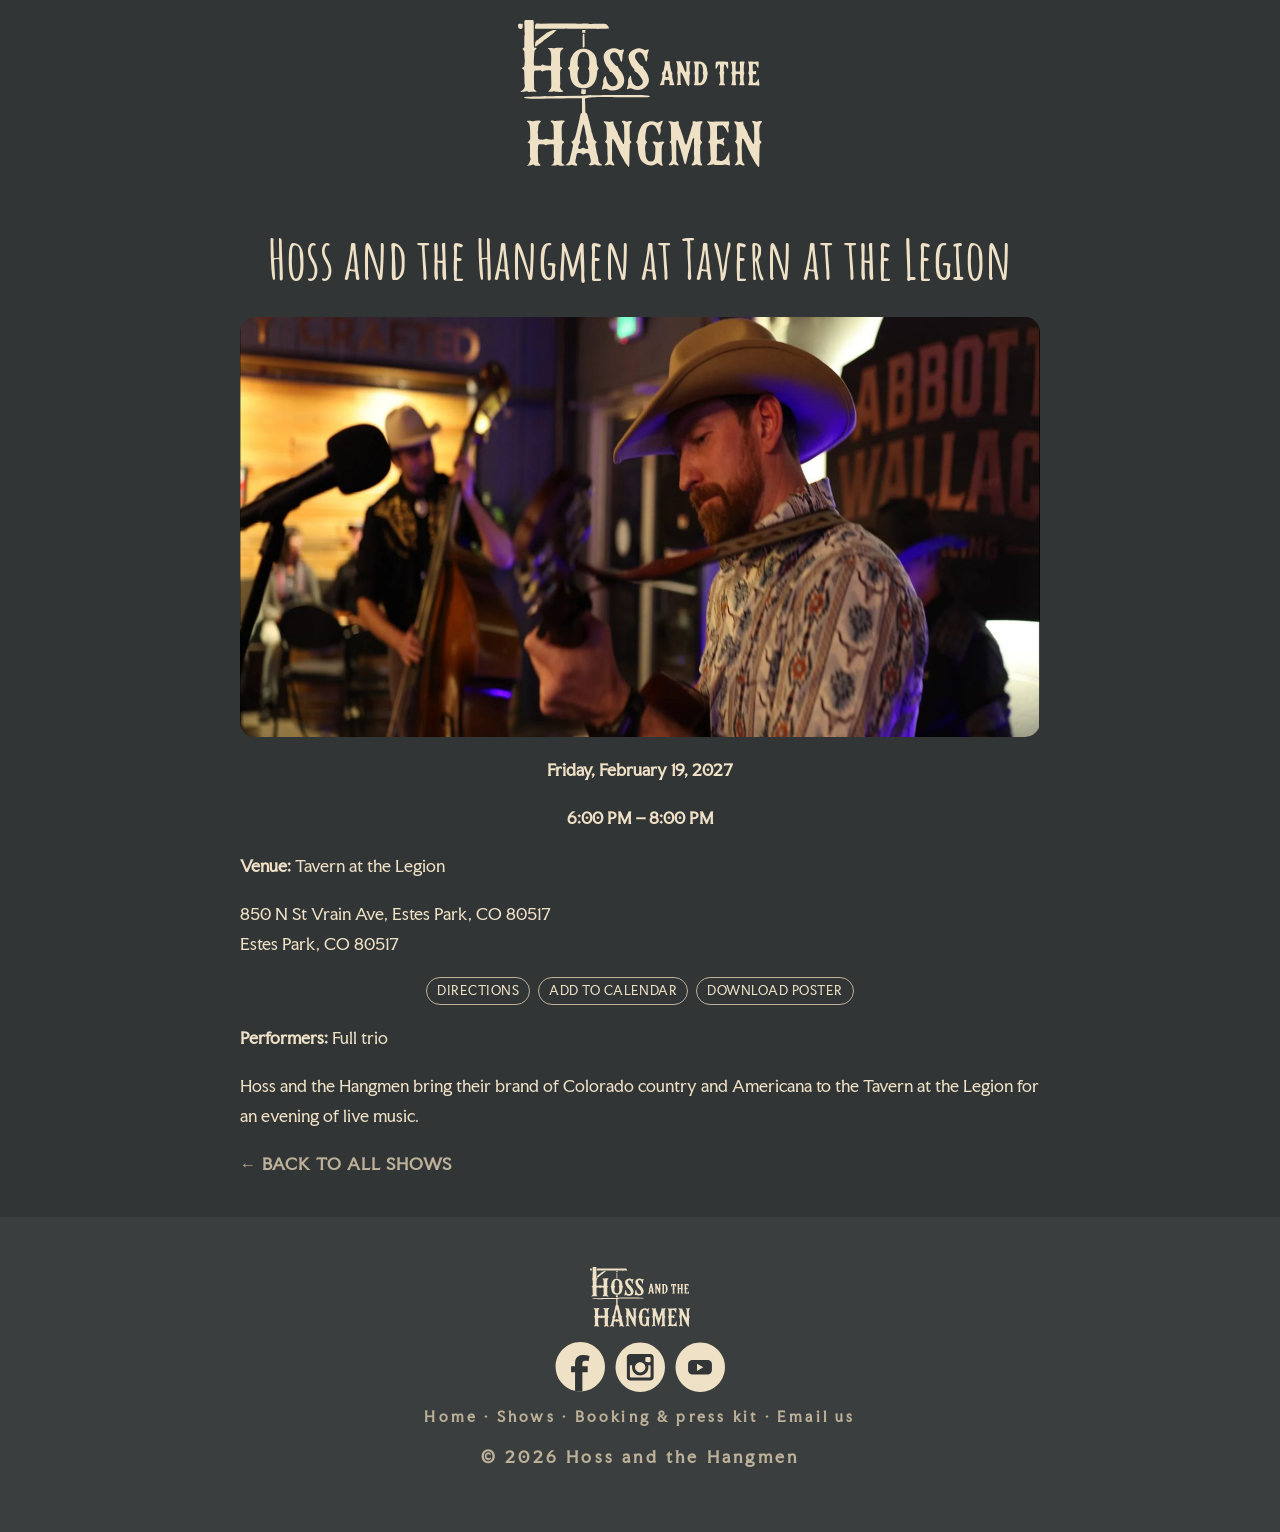
<file: events/2027-02-19-tavern-at-the-legion/index.html>
<!DOCTYPE html>
<html lang="en">
<head>
<meta charset="utf-8">
<meta name="viewport" content="width=device-width, initial-scale=1.0">
<title>Hoss and the Hangmen at Tavern at the Legion</title>
<meta name="description" content="Hoss and the Hangmen bring their brand of Colorado country and Americana to the Tavern  at the Legion for an evening of live music.">
<meta name="robots" content="index, follow">
<link rel="canonical" href="https://hossandthehangmen.com/events/2027-02-19-tavern-at-the-legion/">
<meta property="og:type" content="website">
<meta property="og:site_name" content="Hoss and the Hangmen">
<meta property="og:title" content="Hoss and the Hangmen at Tavern at the Legion">
<meta property="og:description" content="Hoss and the Hangmen bring their brand of Colorado country and Americana to the Tavern  at the Legion for an evening of live music.">
<meta property="og:url" content="https://hossandthehangmen.com/events/2027-02-19-tavern-at-the-legion/">
<meta property="og:image" content="https://hossandthehangmen.com/events/2027-02-19-tavern-at-the-legion/share.jpg">
<meta property="og:image:width" content="1200">
<meta property="og:image:height" content="630">
<meta property="og:image:alt" content="Poster for Hoss and the Hangmen at Tavern at the Legion on Friday, February 19, 2027">
<meta property="og:locale" content="en_US">
<meta name="twitter:card" content="summary_large_image">
<meta name="twitter:title" content="Hoss and the Hangmen at Tavern at the Legion">
<meta name="twitter:description" content="Hoss and the Hangmen bring their brand of Colorado country and Americana to the Tavern  at the Legion for an evening of live music.">
<meta name="twitter:image" content="https://hossandthehangmen.com/events/2027-02-19-tavern-at-the-legion/share.jpg">
<meta name="twitter:image:alt" content="Poster for Hoss and the Hangmen at Tavern at the Legion on Friday, February 19, 2027">
<link rel="preload" href="../../fonts/FacultyGlyphic-Regular-latin.woff2" as="font" type="font/woff2" crossorigin>
<link rel="preload" href="../../fonts/AmaticSC-Bold-latin.woff2" as="font" type="font/woff2" crossorigin>
<link rel="stylesheet" href="../../css/style.css">
<link rel="icon" type="image/svg+xml" href="../../img/favicon.svg">
<script type="application/ld+json">
{
  "@context": "https://schema.org",
  "@type": "Event",
  "name": "Hoss and the Hangmen at Tavern at the Legion",
  "url": "https://hossandthehangmen.com/events/2027-02-19-tavern-at-the-legion/",
  "startDate": "2027-02-19T18:00:00-07:00",
  "eventStatus": "https://schema.org/EventScheduled",
  "eventAttendanceMode": "https://schema.org/OfflineEventAttendanceMode",
  "image": "https://hossandthehangmen.com/img/og-image.jpg",
  "isAccessibleForFree": true,
  "performer": {
    "@type": "PerformingGroup",
    "name": "Hoss and the Hangmen",
    "url": "https://hossandthehangmen.com/"
  },
  "organizer": {
    "@type": "Organization",
    "name": "Hoss and the Hangmen",
    "url": "https://hossandthehangmen.com/"
  },
  "location": {
    "@type": "Place",
    "name": "Tavern at the Legion",
    "address": {
      "@type": "PostalAddress",
      "streetAddress": "850 N St Vrain Ave, Estes Park, CO 80517",
      "addressLocality": "Estes Park",
      "addressRegion": "CO",
      "postalCode": "80517",
      "addressCountry": "US"
    },
    "url": "https://esteslegion.org/tavern-live-music"
  },
  "endDate": "2027-02-19T20:00:00-07:00",
  "description": "Hoss and the Hangmen bring their brand of Colorado country and Americana to the Tavern  at the Legion for an evening of live music."
}
</script>
</head>
<body class="event-page">
<a class="skip-link" href="#main-content">Skip to main content</a>
<header class="event-header">
  <a class="event-brand" href="../../" aria-label="Hoss and the Hangmen home">
    <img src="../../img/hoss-logo-light.svg" alt="Hoss and the Hangmen" width="244" height="147">
  </a>
</header>
<main id="main-content" tabindex="-1">
<article class="event-content">
  <h1>Hoss and the Hangmen at Tavern at the Legion</h1>
  <img class="event-image" src="../../img/og-image.jpg" alt="Hoss and the Hangmen promotional image" width="1200" height="630">
  <p class="event-date"><strong>Friday, February 19, 2027</strong></p>
  <p class="event-time"><strong>6:00 PM &ndash; 8:00 PM</strong></p>
  <p><strong>Venue:</strong> <a href="https://esteslegion.org/tavern-live-music" target="_blank" rel="noopener">Tavern at the Legion</a></p>
  <p>850 N St Vrain Ave, Estes Park, CO 80517<br>Estes Park, CO 80517</p>
  <div class="event-actions"><a class="show-action-link" href="https://www.google.com/maps/search/?api=1&amp;query=Tavern+at+the+Legion%2C+850+N+St+Vrain+Ave%2C+Estes+Park%2C+CO+80517%2C+Estes+Park%2C+CO%2C+80517" target="_blank" rel="noopener">Directions</a><a class="show-action-link" href="https://calendar.google.com/calendar/render?action=TEMPLATE&amp;text=Hoss+and+the+Hangmen+at+Tavern+at+the+Legion&amp;dates=20270220T010000Z%2F20270220T030000Z&amp;ctz=America%2FDenver&amp;location=Tavern+at+the+Legion%2C+850+N+St+Vrain+Ave%2C+Estes+Park%2C+CO+80517%2C+Estes+Park%2C+CO%2C+80517&amp;details=Hoss+and+the+Hangmen+bring+their+brand+of+Colorado+country+and+Americana+to+the+Tavern++at+the+Legion+for+an+evening+of+live+music." target="_blank" rel="noopener">Add to calendar</a><a class="show-action-link" href="poster.jpg" download="hoss-and-the-hangmen-2027-02-19-tavern-at-the-legion.jpg">Download poster</a></div>
  <p><strong>Performers:</strong> Full trio</p>
  <p class="event-description">Hoss and the Hangmen bring their brand of Colorado country and Americana to the Tavern  at the Legion for an evening of live music.</p>
  
  <p class="more-link"><a href="../../#shows">&larr; Back to all shows</a></p>
</article>
</main>
<footer>
	<div class="footerBaner">
		<img class="bandBanner" src="../../img/hoss-logo-light.svg" alt="Hoss and the Hangmen logo" width="75" height="60" loading="lazy" decoding="async" />
	</div>
	<div class="socialBanner">
		<a href="https://www.facebook.com/people/Hoss-and-the-Hangmen/61590706506140/" target="_blank" rel="noopener">
			<img src="../../img/facebook-light.svg" alt="Hoss and the Hangmen on Facebook" width="50" height="50" loading="lazy" decoding="async" />
		</a>
		<a href="https://www.instagram.com/hossandthehangmen" target="_blank" rel="noopener">
			<img src="../../img/instagram-light.svg" alt="Hoss and the Hangmen on Instagram" width="50" height="50" loading="lazy" decoding="async" />
		</a>
		<a href="https://youtube.com/@hossandthehangmen" target="_blank" rel="noopener">
			<img src="../../img/youtube-light.svg" alt="Hoss and the Hangmen on YouTube" width="50" height="50" loading="lazy" decoding="async" />
		</a>
	</div>
	<p class="footer-links"><a href="../../">Home</a> &middot; <a href="../../#shows">Shows</a> &middot; <a href="../../booking/">Booking &amp; press kit</a> &middot; <a href="mailto:hossandthehangmen@gmail.com">Email us</a></p>
	<p>&copy; 2026 Hoss and the Hangmen</p>
	<p class="buildInfo">Updated <time id="buildTime" datetime="2026-11-28T16:06:23Z"></time></p>
</footer>
<script defer src="../../js/mainFunctions.js"></script>
</body>
</html>
</file>
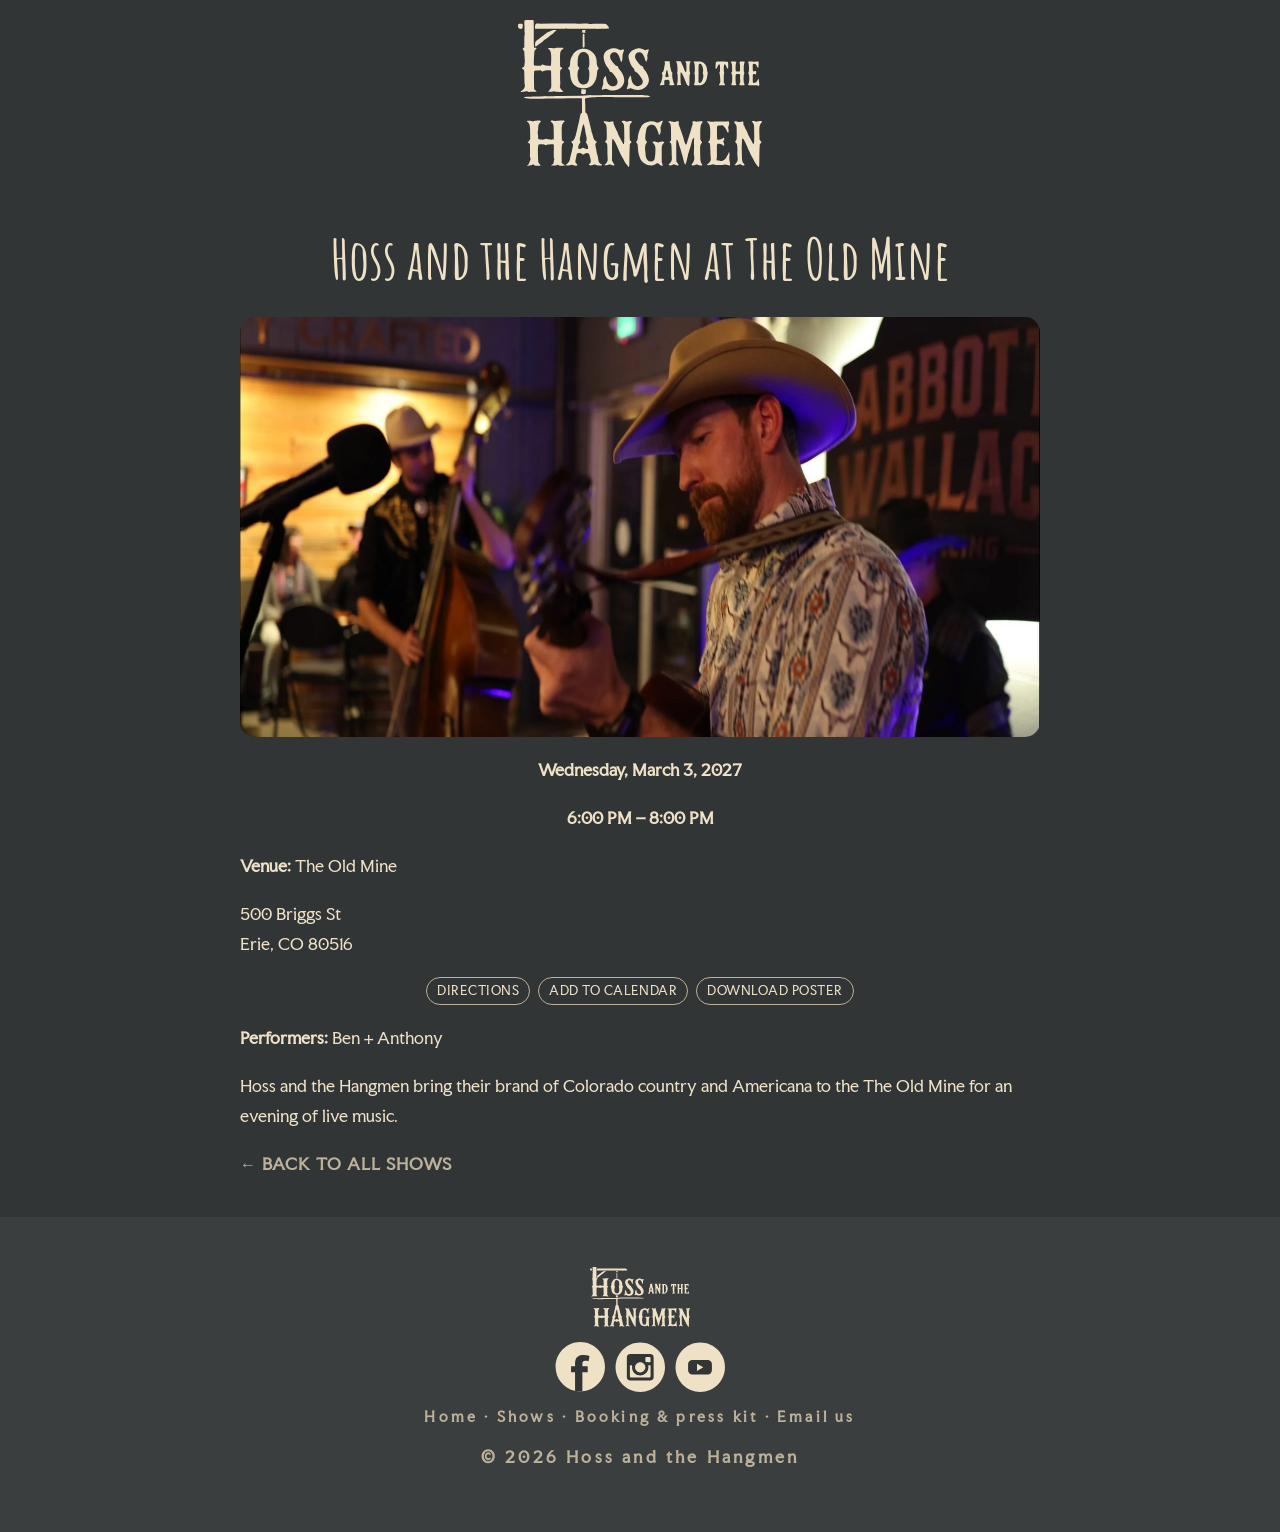
<file: events/2027-03-03-the-old-mine/index.html>
<!DOCTYPE html>
<html lang="en">
<head>
<meta charset="utf-8">
<meta name="viewport" content="width=device-width, initial-scale=1.0">
<title>Hoss and the Hangmen at The Old Mine</title>
<meta name="description" content="Hoss and the Hangmen bring their brand of Colorado country and Americana to the The Old Mine for an evening of live music.">
<meta name="robots" content="index, follow">
<link rel="canonical" href="https://hossandthehangmen.com/events/2027-03-03-the-old-mine/">
<meta property="og:type" content="website">
<meta property="og:site_name" content="Hoss and the Hangmen">
<meta property="og:title" content="Hoss and the Hangmen at The Old Mine">
<meta property="og:description" content="Hoss and the Hangmen bring their brand of Colorado country and Americana to the The Old Mine for an evening of live music.">
<meta property="og:url" content="https://hossandthehangmen.com/events/2027-03-03-the-old-mine/">
<meta property="og:image" content="https://hossandthehangmen.com/events/2027-03-03-the-old-mine/share.jpg">
<meta property="og:image:width" content="1200">
<meta property="og:image:height" content="630">
<meta property="og:image:alt" content="Poster for Hoss and the Hangmen at The Old Mine on Wednesday, March 3, 2027">
<meta property="og:locale" content="en_US">
<meta name="twitter:card" content="summary_large_image">
<meta name="twitter:title" content="Hoss and the Hangmen at The Old Mine">
<meta name="twitter:description" content="Hoss and the Hangmen bring their brand of Colorado country and Americana to the The Old Mine for an evening of live music.">
<meta name="twitter:image" content="https://hossandthehangmen.com/events/2027-03-03-the-old-mine/share.jpg">
<meta name="twitter:image:alt" content="Poster for Hoss and the Hangmen at The Old Mine on Wednesday, March 3, 2027">
<link rel="preload" href="../../fonts/FacultyGlyphic-Regular-latin.woff2" as="font" type="font/woff2" crossorigin>
<link rel="preload" href="../../fonts/AmaticSC-Bold-latin.woff2" as="font" type="font/woff2" crossorigin>
<link rel="stylesheet" href="../../css/style.css">
<link rel="icon" type="image/svg+xml" href="../../img/favicon.svg">
<script type="application/ld+json">
{
  "@context": "https://schema.org",
  "@type": "Event",
  "name": "Hoss and the Hangmen at The Old Mine",
  "url": "https://hossandthehangmen.com/events/2027-03-03-the-old-mine/",
  "startDate": "2027-03-03T18:00:00-07:00",
  "eventStatus": "https://schema.org/EventScheduled",
  "eventAttendanceMode": "https://schema.org/OfflineEventAttendanceMode",
  "image": "https://hossandthehangmen.com/img/og-image.jpg",
  "isAccessibleForFree": true,
  "performer": {
    "@type": "PerformingGroup",
    "name": "Hoss and the Hangmen",
    "url": "https://hossandthehangmen.com/"
  },
  "organizer": {
    "@type": "Organization",
    "name": "Hoss and the Hangmen",
    "url": "https://hossandthehangmen.com/"
  },
  "location": {
    "@type": "Place",
    "name": "The Old Mine",
    "address": {
      "@type": "PostalAddress",
      "streetAddress": "500 Briggs St",
      "addressLocality": "Erie",
      "addressRegion": "CO",
      "postalCode": "80516",
      "addressCountry": "US"
    },
    "url": "https://www.theoldmine.com/"
  },
  "endDate": "2027-03-03T20:00:00-07:00",
  "description": "Hoss and the Hangmen bring their brand of Colorado country and Americana to the The Old Mine for an evening of live music."
}
</script>
</head>
<body class="event-page">
<a class="skip-link" href="#main-content">Skip to main content</a>
<header class="event-header">
  <a class="event-brand" href="../../" aria-label="Hoss and the Hangmen home">
    <img src="../../img/hoss-logo-light.svg" alt="Hoss and the Hangmen" width="244" height="147">
  </a>
</header>
<main id="main-content" tabindex="-1">
<article class="event-content">
  <h1>Hoss and the Hangmen at The Old Mine</h1>
  <img class="event-image" src="../../img/og-image.jpg" alt="Hoss and the Hangmen promotional image" width="1200" height="630">
  <p class="event-date"><strong>Wednesday, March 3, 2027</strong></p>
  <p class="event-time"><strong>6:00 PM &ndash; 8:00 PM</strong></p>
  <p><strong>Venue:</strong> <a href="https://www.theoldmine.com/" target="_blank" rel="noopener">The Old Mine</a></p>
  <p>500 Briggs St<br>Erie, CO 80516</p>
  <div class="event-actions"><a class="show-action-link" href="https://www.google.com/maps/search/?api=1&amp;query=The+Old+Mine%2C+500+Briggs+St%2C+Erie%2C+CO%2C+80516" target="_blank" rel="noopener">Directions</a><a class="show-action-link" href="https://calendar.google.com/calendar/render?action=TEMPLATE&amp;text=Hoss+and+the+Hangmen+at+The+Old+Mine&amp;dates=20270304T010000Z%2F20270304T030000Z&amp;ctz=America%2FDenver&amp;location=The+Old+Mine%2C+500+Briggs+St%2C+Erie%2C+CO%2C+80516&amp;details=Hoss+and+the+Hangmen+bring+their+brand+of+Colorado+country+and+Americana+to+the+The+Old+Mine+for+an+evening+of+live+music." target="_blank" rel="noopener">Add to calendar</a><a class="show-action-link" href="poster.jpg" download="hoss-and-the-hangmen-2027-03-03-the-old-mine.jpg">Download poster</a></div>
  <p><strong>Performers:</strong> Ben + Anthony</p>
  <p class="event-description">Hoss and the Hangmen bring their brand of Colorado country and Americana to the The Old Mine for an evening of live music.</p>
  
  <p class="more-link"><a href="../../#shows">&larr; Back to all shows</a></p>
</article>
</main>
<footer>
	<div class="footerBaner">
		<img class="bandBanner" src="../../img/hoss-logo-light.svg" alt="Hoss and the Hangmen logo" width="75" height="60" loading="lazy" decoding="async" />
	</div>
	<div class="socialBanner">
		<a href="https://www.facebook.com/people/Hoss-and-the-Hangmen/61590706506140/" target="_blank" rel="noopener">
			<img src="../../img/facebook-light.svg" alt="Hoss and the Hangmen on Facebook" width="50" height="50" loading="lazy" decoding="async" />
		</a>
		<a href="https://www.instagram.com/hossandthehangmen" target="_blank" rel="noopener">
			<img src="../../img/instagram-light.svg" alt="Hoss and the Hangmen on Instagram" width="50" height="50" loading="lazy" decoding="async" />
		</a>
		<a href="https://youtube.com/@hossandthehangmen" target="_blank" rel="noopener">
			<img src="../../img/youtube-light.svg" alt="Hoss and the Hangmen on YouTube" width="50" height="50" loading="lazy" decoding="async" />
		</a>
	</div>
	<p class="footer-links"><a href="../../">Home</a> &middot; <a href="../../#shows">Shows</a> &middot; <a href="../../booking/">Booking &amp; press kit</a> &middot; <a href="mailto:hossandthehangmen@gmail.com">Email us</a></p>
	<p>&copy; 2026 Hoss and the Hangmen</p>
	<p class="buildInfo">Updated <time id="buildTime" datetime="2026-11-28T16:06:23Z"></time></p>
</footer>
<script defer src="../../js/mainFunctions.js"></script>
</body>
</html>
</file>
<file: css/style.css>
/* Colors used throughout:
   #323536 page background      #3A3E3F footer background
   #efe1c6 light text           #BDB199 muted text, borders
   #AA5321 highlight            #ff9760 links in the show list and contact section */

/* Fonts, hosted here instead of Google Fonts (Latin subset, WOFF2). The matching .woff2 files are
   preloaded in each page's <head>. The .ttf files in fonts/ are only used by the poster and press-kit scripts. */
@font-face {
font-family: "Faculty Glyphic";
font-style: normal;
font-weight: 400;
font-display: swap;
src: url("../fonts/FacultyGlyphic-Regular-latin.woff2") format("woff2");
}
@font-face {
font-family: "Amatic SC";
font-style: normal;
font-weight: 400;
font-display: swap;
src: url("../fonts/AmaticSC-Regular-latin.woff2") format("woff2");
}
@font-face {
font-family: "Amatic SC";
font-style: normal;
font-weight: 700;
font-display: swap;
src: url("../fonts/AmaticSC-Bold-latin.woff2") format("woff2");
}
/* ------------------------------------------------------------------ base */

html {
	scroll-behavior: smooth;
}

*, ::before, ::after {
	box-sizing: border-box;
	padding: 0;
	margin: 0;
}

::selection {
	background-color: #AA5321;
	color: #323536;
}

a {
	text-decoration: inherit;
	color: inherit;
}

body {
	font-family: "Faculty Glyphic", sans-serif;
	color: #efe1c6;
	font-size: 16px;
	background-color: #323536;
}

.skip-link {
	position: fixed;
	top: 1rem;
	left: 1rem;
	z-index: 10;
	padding: 0.75rem 1rem;
	transform: translateY(calc(-100% - 1rem));
	background-color: #323536;
	color: #efe1c6;
	font-family: "Faculty Glyphic", sans-serif;
}

.skip-link:focus {
	transform: translateY(0);
	outline: 3px solid #efe1c6;
	outline-offset: 3px;
}

/* ------------------------------------------------------------------ social buttons (top left) */

/* Lined up with the 50px menu button on the other side */
.shareBtn {
	position: absolute;
	top: 5%;
	left: 5%;
	height: 50px;
	display: flex;
	align-items: center;
	gap: 10px;
}

/* Facebook and Instagram icons, here and in the footer. */
.shareBtn img,
.socialBanner img {
	display: block;
	width: 50px;
	height: 50px;
}

/* ------------------------------------------------------------------ hamburger menu (top right) */

.menu {
	position: fixed;
	display: flex;
	justify-content: center;
	align-items: center;
	top: 5%;
	right: 5%;
	width: 50px;
	height: 50px;
	background-color: #efe1c6;
	border: solid 2px #efe1c6;
	border-radius: 50%;
	cursor: pointer;
	z-index: 3;
	padding: 0;
	font: inherit;
	color: inherit;
	-webkit-appearance: none;
	appearance: none;
}

.menu .line {
	position: absolute;
	left: 25%;
	height: 1px;
	transform-origin: left;
	background-color: #323536;
}

.menu .line1 {
	top: 35%;
	width: 50%;
	transition: all ease-in-out 250ms;
	transform: translateY(-50%) scaleX(0.5);
}

.menu .line2 {
	top: 50%;
	width: 50%;
	transition: all ease-in-out 250ms;
	transform: translateY(-50%) scaleX(1);
}

.menu .line3 {
	top: 65%;
	width: 50%;
	transition: all ease-in-out 250ms;
	transform: translateY(-50%) scaleX(0.75);
}

.menu:hover .line1 {
	transform: scaleX(1);
}

.menu:hover .line3 {
	transform: scaleX(1);
}

/* The menu links, in a panel under the menu button. js/mainFunctions.js adds .open to the panel.
   Two kinds of link: .ss-page (larger circle; Home and Booking, on every page) and .ss-section
   (smaller circle; the sections of the page you are on). Each link is a circle with a pill that
   sticks out of its left side and holds the title. The panel scrolls if the screen is too short. */
#menu-items {
	position: fixed;
	top: calc(5% + 50px);
	right: calc(5% - 15px);
	max-height: calc(100vh - 5% - 50px);
	max-height: calc(100dvh - 5% - 50px);
	display: flex;
	flex-direction: column;
	align-items: flex-end;
	gap: 12px;
	padding: 12px 15px;
	overflow-x: hidden;
	overflow-y: auto;
	scrollbar-width: none;
	pointer-events: none;
	z-index: 2;
}

#menu-items.open {
	pointer-events: auto;
}

.ss-menu {
	--size: 50px;
	flex: none;
	display: flex;
	align-items: center;
	border-radius: 999px;
	opacity: 0;
	transform: translateY(-24px);
	transition: opacity ease-in-out 250ms, transform ease-in-out 250ms;
}

/* Larger circle, shifted so that its center lines up with the smaller circles and the menu button. */
.ss-page {
	--size: 64px;
	margin-right: -7px;
}

.ss-page + .ss-section,
.ss-section + .ss-page {
	margin-top: 8px;
}

.ss-icon {
	position: relative;
	z-index: 1;
	display: flex;
	justify-content: center;
	align-items: center;
	flex: none;
	width: var(--size);
	height: var(--size);
	background-color: #323536;
	border: solid 2px #BDB199;
	border-radius: 50%;
	transition: background-color ease-in-out 100ms;
}

.ss-icon img {
	width: 20px;
	height: 20px;
	transition: transform ease-in-out 100ms;
}

.ss-page .ss-icon img {
	width: 28px;
	height: 28px;
}

/* The pill slides under the circle, so only its left end shows. */
.ss-label {
	display: flex;
	align-items: center;
	height: calc(var(--size) * 0.64);
	margin-right: calc(var(--size) / -2);
	padding: 0 calc(var(--size) / 2 + 8px) 0 18px;
	background-color: #323536;
	border: solid 2px #BDB199;
	border-radius: 999px;
	color: #efe1c6;
	font-size: 0.95rem;
	line-height: 1;
	white-space: nowrap;
	transition: background-color ease-in-out 100ms;
}

.ss-menu:hover .ss-icon,
.ss-menu:hover .ss-label,
.ss-menu[aria-current="page"] .ss-icon,
.ss-menu[aria-current="page"] .ss-label {
	background-color: #AA5321;
}

.ss-menu[aria-current="page"] .ss-icon,
.ss-menu[aria-current="page"] .ss-label {
	border-color: #efe1c6;
}

.ss-menu:hover .ss-icon img {
	transform: scale(1.2);
}

/* Menu open: the links slide down into place one after another */
#menu-items.open .ss-menu {
	opacity: 1;
	transform: none;
}

#menu-items.open .ss-menu:nth-child(1) { transition-delay: 25ms; }
#menu-items.open .ss-menu:nth-child(2) { transition-delay: 50ms; }
#menu-items.open .ss-menu:nth-child(3) { transition-delay: 75ms; }
#menu-items.open .ss-menu:nth-child(4) { transition-delay: 100ms; }
#menu-items.open .ss-menu:nth-child(5) { transition-delay: 125ms; }
#menu-items.open .ss-menu:nth-child(n+6) { transition-delay: 150ms; }

@media (prefers-reduced-motion: reduce) {
	.ss-menu {
		transform: none;
		transition: opacity linear 100ms;
	}
	#menu-items.open .ss-menu {
		transition-delay: 0ms;
	}
}

/* Menu open: the three lines collapse into one */
.menu.active .line1 {
	top: 50%;
	width: 50%;
	transform: scaleX(1);
	transition: all ease-in-out 250ms;
	transition-delay: 25ms;
}

.menu.active .line2 {
	width: 50%;
	transform: scaleX(1);
	opacity: 0;
	transition: all ease-in-out 250ms;
}

.menu.active .line3 {
	top: 50%;
	width: 50%;
	transform: scaleX(1);
	transition: all ease-in-out 250ms;
	transition-delay: 25ms;
}

/* ------------------------------------------------------------------ sections and hero */

/* Every section on every page uses the same gutters: 15% each side, and never wider than a 1000px column. */
section {
	min-height: 80vh;
	padding: 50px max(15%, calc((100% - 1000px) / 2)) 50px;
	background-color: #323536;
}

.separator {
	width: 20vw;
	height: 2px;
	margin-top: 30px;
	margin-bottom: 30px;
	background-color: #BDB199;
}

.mainView {
	position: relative;
	min-height: 100vh;
	max-height: 100vh;
	color: #efe1c6;
	background: transparent url("../img/hero-band.webp") 60% center / cover no-repeat;
}

/* The logo over the hero image (see .hero-logo near the end of this file) */
h1 {
	position: absolute;
	text-align: center;
	width: 100%;
	max-width: 700px;
	margin: 0;
	left: 50%;
	transform: translateX(-50%);
	bottom: 20%;
	line-height: 0;
	opacity: 0;
	animation: opacity 2s cubic-bezier(0.17, 0.67, 0.14, 0.97) both;
	animation-delay: 1s;
}

@keyframes opacity {
	from {
		opacity: 0;
	}
	to {
		opacity: 1;
	}
}

h2 {
	font-family: "Amatic SC", cursive;
	font-size: 3rem;
	font-weight: 700;
	color: #BDB199;
}

/* The tagline under the hero logo */
h2#slogan {
	position: absolute;
	text-align: center;
	width: 80%;
	left: 50%;
	bottom: 10%;
	font-size: 7vh;
	font-weight: 700;
	color: #efe1c6;
	text-shadow: 0 2px 10px #323536;
	opacity: 0;
	transform: translateY(-45px);
	animation: slideY 2s cubic-bezier(0.17, 0.67, 0.14, 0.97) both;
	animation-delay: 1s;
}

@keyframes slideY {
	from {
		opacity: 0;
		transform: translateY(-45px) translateX(-50%);
	}
	to {
		opacity: 1;
		transform: translateY(0) translateX(-50%);
	}
}

p {
	color: #efe1c6;
	line-height: 30px;
	margin: 50px 0 50px 0;
}

/* Large centered text: the next show line, the quote, the contact text */
.hardLight {
	font-size: 3vh;
	line-height: 40px;
	font-weight: 900;
	text-align: center;
	width: 70%;
	margin: 70px auto 70px auto;
	color: #BDB199;
}

/* ------------------------------------------------------------------ band member cards */

.imgContent {
	display: flex;
	flex-wrap: wrap;
	justify-content: center;
	align-items: center;
	gap: 30px 20px;
	margin: 0 auto;
	width: 100%;
}

.imgContent .card {
	display: flex;
	flex-direction: column;
	justify-content: center;
	flex: 0 1 clamp(120px, 28%, 220px);
}

.imgContent .card p {
	text-align: center;
	margin: 0;
}

/* Member name */
.imgContent .card p:first-of-type {
	font-family: "Amatic SC", cursive;
	font-weight: 700;
	font-size: 2.3rem;
	margin-bottom: 5px;
	color: #efe1c6;
}

.imgContent img {
	position: relative;
	height: auto;
	width: 100%;
	max-width: 250px;
	margin: 15px auto;
	border-radius: 15px;
}

/* Small uppercase links: "Show all dates" and "Watch more on YouTube" */
p.more-link {
	color: #BDB199;
	text-transform: uppercase;
	font-weight: 700;
	letter-spacing: 1px;
	cursor: pointer;
	transition: all 250ms cubic-bezier(0, 0.69, 0.46, 0.95);
}

p.more-link:hover {
	transform: translateX(5px);
}

/* ------------------------------------------------------------------ show list (rows built by js/shows.js) */

.date table {
	margin: 70px 0;
	width: 100%;
	border-spacing: 0;
}

.date table td {
	border-bottom: solid 1px #BDB199;
	color: #BDB199;
	padding-top: 10px;
	padding-bottom: 10px;
}

.date table td a {
	display: inline-block;
}

.date table td a:hover {
	transform: translateX(5px);
	transition: all 250ms cubic-bezier(0, 0.69, 0.46, 0.95);
}

.next-show-event-link {
	text-decoration: underline;
	text-decoration-color: #BDB199;
	text-underline-offset: 0.15em;
}

.show-actions,
.next-show-actions,
.event-actions {
	display: flex;
	flex-wrap: wrap;
	gap: 8px;
}

.next-show-actions,
.event-actions {
	justify-content: center;
	margin-top: 16px;
}

.show-action-link {
	display: inline-block;
	padding: 4px 10px;
	border: 1px solid #BDB199;
	border-radius: 20px;
	color: #efe1c6;
	font-size: 0.75rem;
	line-height: 1.5;
	letter-spacing: 0.04em;
	text-transform: uppercase;
	white-space: nowrap;
}

.show-action-link:hover,
.show-action-link:focus-visible {
	background-color: #AA5321;
	border-color: #AA5321;
	transform: none;
}

.date table td .show-action-link:hover {
	transform: none;
}

/* Date column */
.date table td:first-of-type {
	color: #efe1c6;
}

/* Venue column */
.date table td:nth-of-type(even) {
	padding-left: 7px;
}

/* Venue name */
.date table span {
	color: #efe1c6;
	font-size: 16px;
	text-transform: uppercase;
	letter-spacing: 1px;
}

#next-show {
	color: #BDB199;
}

/* ------------------------------------------------------------------ individual event pages */

.event-page {
	min-height: 100vh;
}

.event-header {
	background: #323536;
	padding: 20px 5%;
	text-align: center;
}

.event-brand img {
	width: 244px;
	height: auto;
}

.event-content {
	width: min(800px, 90%);
	margin: 0 auto;
	padding: 40px 0 20px;
}

.event-content h1 {
	position: static;
	width: 100%;
	max-width: none;
	margin: 0 0 30px;
	transform: none;
	opacity: 1;
	animation: none;
	font-family: "Amatic SC", cursive;
	font-size: 3.5rem;
	text-align: center;
	color: #efe1c6;
	line-height: 1;
}

.event-content p {
	margin: 18px 0;
}

.event-image {
	display: block;
	width: 100%;
	height: auto;
	max-height: 420px;
	object-fit: cover;
	border-radius: 15px;
}

.event-date,
.event-time {
	text-align: center;
}

.event-announcement {
	color: #ff9760;
	text-decoration: underline;
}

.ss-nextShow {
	display: flex;
	flex-direction: column;
	justify-content: center;
	align-items: center;
	height: 30vh;
}

/* ------------------------------------------------------------------ contact and footer */

.contact p {
	text-align: center;
}

footer {
	background-color: #3A3E3F;
	min-height: 15vh;
	text-align: center;
	padding: 50px 0 50px 0;
}

footer p {
	margin: 10px 0 10px 0;
	color: #BDB199;
	letter-spacing: 0.2rem;
	font-weight: bolder;
}

footer .socialBanner {
	display: flex;
	align-items: center;
	justify-content: center;
	gap: 10px;
}

.footerBaner {
	display: flex;
	justify-content: center;
	align-items: center;
}

.footerBaner .bandBanner {
	margin-bottom: 15px;
	width: 100%;
	max-width: 100px;
}

/* ------------------------------------------------------------------ back-to-top arrow (shown by js/mainFunctions.js) */

/* Hidden with opacity (not display: none) so it can still receive keyboard focus */
#upArrow {
	position: fixed;
	bottom: 5%;
	right: 5%;
	width: 50px;
	height: 50px;
	border-radius: 50%;
	opacity: 0;
	pointer-events: none;
}

#upArrow.shown,
#upArrow:focus-visible {
	opacity: 1;
	pointer-events: auto;
}

#upArrow img {
	display: block;
	width: 100%;
	height: 100%;
}

#upArrow:hover {
	animation: animeLogo ease-in-out 0.3s;
}

@keyframes animeLogo {
	0% {
		transform: scale(1);
	}
	10% {
		transform: scale(1.1);
	}
	100% {
		transform: scale(1);
	}
}

/* ------------------------------------------------------------------ fade-in on scroll (js/mainFunctions.js adds .showed) */

.animatableY {
	opacity: 0;
	transform: translate3d(0, 3vh, 0);
	transition: all ease-in-out 1s;
}

.animatableX {
	opacity: 0;
	transform: translate3d(-3vw, 0, 0);
	transition: all ease-in-out 1s;
}

.animatableOpacity {
	opacity: 0;
	transition: all ease-in-out 1s;
}

.showed {
	opacity: 1;
	transform: translate3d(0, 0, 0);
	transition: all ease-in-out 1s;
}

/* Without JavaScript nothing adds .showed, so show the content instead of leaving it invisible. */
@media (scripting: none) {
	.animatableY,
	.animatableX,
	.animatableOpacity {
		opacity: 1;
		transform: none;
	}
}

/* ------------------------------------------------------------------ tablets and phones */

@media screen and (max-width: 1024px) {
	.menu:hover .line1 {
		transform: scaleX(0.5);
	}

	.menu:hover .line3 {
		transform: scaleX(0.75);
	}

	.menu.active .line3 {
		transform: scaleX(1);
	}
}

@media screen and (max-width: 767px) {
	h1 {
		width: 100%;
		bottom: 40%;
	}

	h2#slogan {
		width: 90%;
		font-size: 5vh;
		bottom: 20%;
	}

	section {
		padding: 50px 5% 50px 5%;
	}

	.hardLight {
		width: 100%;
	}

	p.more-link:hover {
		transform: none;
	}

	.date table td a:hover {
		transform: none;
	}

	#upArrow {
		width: 48px;
	}

	#upArrow:hover {
		animation: none;
	}

	.date table td:nth-of-type(even) {
		padding-left: 1px;
	}
}

/* Very small phones: smaller table text, and the time column is hidden */
@media all and (max-width: 320px) {
	table {
		font-size: 0.8rem;
	}

	table td:last-of-type {
		display: none;
	}

	.hardLight {
		font-size: 2vh;
	}
}

/* ------------------------------------------------------------------ video gallery (built by js/videos.js) */

#video-gallery {
	display: flex;
	flex-direction: column;
	align-items: center;
	margin: 50px 0;
}

.video-gallery-inner {
	position: relative;
	width: 100%;
}

.video-scroller {
	overflow-x: auto;
	scroll-snap-type: x mandatory;
	scroll-padding: 0 10px;
	scrollbar-color: #BDB199 #323536;
	padding-bottom: 15px;
}

.video-scroller:focus-visible {
	outline: 2px solid #BDB199;
	outline-offset: 4px;
}

.video-list {
	display: flex;
	gap: 20px;
	margin: 0;
	padding: 0 10px;
	list-style: none;
}

.video-item {
	flex: 0 0 min(80vw, 380px);
	scroll-snap-align: start;
}

.video-frame {
	position: relative;
	aspect-ratio: 16 / 9;
	border-radius: 15px;
	overflow: hidden;
	background-color: #000;
}

.video-frame iframe {
	position: absolute;
	inset: 0;
	width: 100%;
	height: 100%;
	border: 0;
}

/* The thumbnail button that is swapped for the YouTube player when clicked */
.video-play {
	display: block;
	position: relative;
	width: 100%;
	height: 100%;
	padding: 0;
	border: 0;
	background: none;
	cursor: pointer;
}

.video-play:focus-visible {
	outline: 3px solid #BDB199;
	outline-offset: -3px;
}

.video-play img {
	display: block;
	width: 100%;
	height: 100%;
	object-fit: cover;
	transition: transform ease-in-out 250ms;
}

.video-play:hover img {
	transform: scale(1.05);
}

/* Round play button drawn over the thumbnail; ::after is the triangle */
.video-playicon {
	position: absolute;
	top: 50%;
	left: 50%;
	width: 64px;
	height: 64px;
	margin: -32px 0 0 -32px;
	border-radius: 50%;
	background-color: #efe1c6;
	transition: transform ease-in-out 250ms;
}

.video-playicon::after {
	content: "";
	position: absolute;
	top: 50%;
	left: 50%;
	margin: -12px 0 0 -8px;
	border-style: solid;
	border-width: 12px 0 12px 20px;
	border-color: transparent transparent transparent #323536;
}

.video-play:hover .video-playicon {
	transform: scale(1.1);
}

.video-title {
	margin: 12px 0 0 0;
	color: #efe1c6;
	text-align: center;
	font-weight: 700;
	letter-spacing: 1px;
	text-transform: uppercase;
}

/* Previous/next arrows (desktop only) */
.video-arrow {
	position: absolute;
	top: calc(50% - 40px);
	z-index: 2;
	width: 44px;
	height: 44px;
	padding: 0 0 4px 0;
	border: 0;
	border-radius: 50%;
	background-color: #BDB199;
	color: #323536;
	font-size: 2rem;
	line-height: 44px;
	cursor: pointer;
	transition: transform ease-in-out 250ms;
}

.video-arrow:hover {
	transform: scale(1.1);
}

.video-arrow-prev {
	left: -22px;
}

.video-arrow-next {
	right: -22px;
}

@media screen and (max-width: 767px) {
	.video-arrow {
		display: none;
	}
}

/* ------------------------------------------------------------------ show list extras (built by js/shows.js) */

/* Notes and the "Event details" link under a venue */
.show-extra {
	display: inline-block;
	margin-top: 4px;
	font-size: 14px;
	line-height: 20px;
	color: #BDB199;
}

.date table td a.show-event-link {
	color: #ff9760;
	text-transform: uppercase;
	letter-spacing: 1px;
	font-weight: 700;
}

/* The collapsed "Past shows" section */
.past-shows summary {
	margin-top: 20px;
	color: #BDB199;
	font-weight: 700;
	letter-spacing: 1px;
	text-transform: uppercase;
	cursor: pointer;
}

.past-shows summary:focus-visible {
	outline: 2px solid #ff9760;
	outline-offset: 4px;
}

/* ------------------------------------------------------------------ contact email link */

.email-link {
	color: #ff9760;
	font-weight: 400;
	text-decoration: underline;
	text-underline-offset: 4px;
	text-decoration-thickness: 1px;
	transition: color ease-in-out 250ms;
}

.email-link:hover,
.email-link:focus-visible {
	color: #efe1c6;
}

/* The large email address in the contact section must never be wider than a phone screen. */
.hardLight .email-link {
	font-size: min(1em, 5.2vw);
	overflow-wrap: anywhere;
}

/* ------------------------------------------------------------------ quote and hero logo */

/* The quote in the band section */
.quote {
	font-family: "Amatic SC", cursive;
	font-size: 5.2vh;
	font-weight: 700;
	line-height: 1.2;
	color: #BDB199;
}

/* Fills the width up to the h1's max-width, and is never taller than half the screen */
.hero-logo {
	display: block;
	width: 100%;
	height: auto;
	max-height: 50vh;
	object-fit: contain;
	filter: drop-shadow(0 2px 10px #323536);
}

/* ------------------------------------------------------------------ keyboard focus on round buttons */

.menu:focus-visible,
.ss-menu:focus-visible,
#upArrow:focus-visible {
	outline: 3px solid #AA5321;
	outline-offset: 3px;
}

/* Build timestamp in the bottom-right corner of the footer (filled in by js/mainFunctions.js). */
footer {
	position: relative;
}
footer p.buildInfo {
	position: absolute;
	right: 12px;
	bottom: 6px;
	margin: 0;
	font-size: 0.7rem;
	letter-spacing: normal;
	font-weight: normal;
	opacity: 0.6;
}
footer p.buildInfo[hidden] {
	display: none;
}

/* ------------------------------------------------------------------ List / Calendar toggle and month calendar (js/calendar.js) */
.view-tabs {
	display: flex;
	justify-content: center;
	gap: 8px;
	margin-top: 30px;
}
.view-tab {
	padding: 6px 18px;
	border: 1px solid #BDB199;
	border-radius: 20px;
	background: none;
	color: #efe1c6;
	font: inherit;
	font-size: 0.85rem;
	letter-spacing: 0.04em;
	text-transform: uppercase;
	cursor: pointer;
}
.view-tab[aria-selected="true"] {
	background-color: #AA5321;
	border-color: #AA5321;
}
.view-tab:hover {
	border-color: #AA5321;
}
.view-tab:focus-visible {
	outline: 2px solid #ff9760;
	outline-offset: 3px;
}
.cal {
	max-width: 520px;
	margin: 40px auto 70px;
}
/* The month picker */
.cal-widget {
	padding: 20px 16px;
	border: 1px solid #BDB199;
	border-radius: 12px;
	background-color: #3A3E3F;
}
.cal-header {
	display: flex;
	align-items: center;
	justify-content: space-between;
	margin-bottom: 16px;
}
.cal-title {
	font-size: 1.2rem;
	font-weight: 700;
	letter-spacing: 1px;
	text-transform: uppercase;
	text-align: center;
}
.cal-arrow {
	width: 36px;
	height: 36px;
	border: 0;
	border-radius: 50%;
	background: none;
	color: #efe1c6;
	font: inherit;
	font-size: 2.2rem;
	line-height: 1;
	cursor: pointer;
}
/* Chevron drawn with borders */
.cal-arrow::before {
	content: "";
	display: block;
	width: 10px;
	height: 10px;
	margin: 0 auto;
	border: solid currentColor;
	border-width: 0 0 2px 2px;
	transform: rotate(45deg);
}
.cal-arrow-next::before {
	transform: rotate(-135deg);
}
.cal-arrow:hover {
	color: #ff9760;
}
.cal-arrow:disabled {
	visibility: hidden;
}
.cal-arrow:focus-visible,
.cal-day:focus-visible {
	outline: 2px solid #ff9760;
	outline-offset: 2px;
}
.cal-weekdays,
.cal-grid {
	display: grid;
	grid-template-columns: repeat(7, minmax(0, 1fr));
}
.cal-weekdays div {
	padding-bottom: 8px;
	color: #BDB199;
	font-size: 0.8rem;
	font-weight: 700;
	letter-spacing: 1px;
	text-align: center;
	text-transform: uppercase;
}
.cal-day {
	display: flex;
	align-items: center;
	justify-content: center;
	height: 36px;
	margin: 2px;
	border: 0;
	border-radius: 8px;
	background: none;
	color: #8c8672;
	font: inherit;
	font-size: 0.85rem;
}
/* Days with a show are buttons */
button.cal-day {
	background-color: #AA5321;
	color: #efe1c6;
	font-weight: 700;
	cursor: pointer;
}
button.cal-day:hover {
	background-color: #c4622b;
}
button.cal-day[aria-pressed="true"] {
	background-color: #efe1c6;
	color: #323536;
}
.cal-day.is-today {
	box-shadow: inset 0 0 0 1px #ff9760;
}
span.cal-day.is-today {
	color: #ff9760;
}
/* The global p rule adds large margins */
.cal p {
	margin: 0;
	line-height: 1.5;
}
.cal-details {
	margin-top: 20px;
	text-align: center;
}
.cal-hint,
.cal-note {
	color: #BDB199;
	font-size: 0.85rem;
}
.cal .cal-note {
	margin-top: 14px;
	text-align: center;
}
.cal-details-date {
	font-weight: 700;
	font-size: 1rem;
	letter-spacing: 1px;
	text-transform: uppercase;
	color: #BDB199;
}
.cal-card {
	margin-top: 12px;
	padding: 14px 16px;
	border: 1px solid #BDB199;
	border-left: 4px solid #AA5321;
	border-radius: 8px;
	text-align: left;
}
.cal-card-time {
	color: #efe1c6;
	font-weight: 700;
}
.cal-card-local {
	display: block;
	color: #BDB199;
	font-size: 0.8rem;
	font-weight: 400;
}
.cal-card-venue {
	margin-top: 4px;
	font-size: 1.1rem;
	font-weight: 700;
	letter-spacing: 1px;
	text-transform: uppercase;
	color: #efe1c6;
}
.cal-card-venue a {
	text-decoration: underline;
	text-decoration-color: #BDB199;
	text-underline-offset: 0.15em;
}
.cal-card-place {
	color: #BDB199;
	font-size: 0.9rem;
}
.cal-card .show-action-link {
	margin-top: 10px;
}

/* ------------------------------------------------------------------ booking page and hero buttons */

/* Pill buttons, built from the show action links. Used on the booking page and the home hero. */
.btn {
	display: inline-block;
	min-height: 44px;
	padding: 10px 24px;
	border: 1px solid #efe1c6;
	border-radius: 999px;
	color: #efe1c6;
	font-size: 0.85rem;
	font-weight: 700;
	line-height: 1.4;
	letter-spacing: 0.06em;
	text-align: center;
	text-transform: uppercase;
	transition: background-color ease-in-out 150ms, color ease-in-out 150ms, border-color ease-in-out 150ms;
}

.btn:hover {
	background-color: #AA5321;
	border-color: #AA5321;
}

.btn:focus-visible {
	outline: 3px solid #ff9760;
	outline-offset: 3px;
}

.btn-primary {
	background-color: #ff9760;
	border-color: #ff9760;
	color: #323536;
}

.btn-primary:hover {
	background-color: #efe1c6;
	border-color: #efe1c6;
	color: #323536;
}

.btn-large {
	padding: 14px 32px;
	font-size: 1rem;
}

/* "Book the band" and "Next show" buttons at the bottom of the home page hero */
.hero-cta {
	position: absolute;
	left: 50%;
	bottom: 3vh;
	display: flex;
	flex-wrap: wrap;
	justify-content: center;
	gap: 12px;
	width: 90%;
	transform: translateX(-50%);
	opacity: 0;
	animation: opacity 2s cubic-bezier(0.17, 0.67, 0.14, 0.97) both;
	animation-delay: 1s;
}

.hero-cta .btn {
	background-color: rgba(50, 53, 54, 0.75);
}

.hero-cta .btn-primary {
	background-color: #ff9760;
}

.hero-cta .btn:hover {
	background-color: #AA5321;
}

.hero-cta .btn-primary:hover {
	background-color: #efe1c6;
}

/* Desktop and tablet: move the logo and tagline up to make room for the buttons.
   On phones the existing positions already leave room. */
@media screen and (min-width: 768px) {
	h2#slogan {
		bottom: calc(3vh + 60px);
	}

	.mainView h1 {
		bottom: max(20%, calc(11.5vh + 75px));
	}
}

/* Link line in the footer, and the booking pointer in the contact section */
footer p.footer-links {
	font-size: 0.9rem;
}

footer p.footer-links a:hover,
footer p.footer-links a:focus-visible {
	color: #efe1c6;
	text-decoration: underline;
}

/* The skip link moves focus to <main>; no outline needed on the container itself. */
main:focus {
	outline: none;
}

.booking-hero {
	position: relative;
	display: flex;
	align-items: center;
	justify-content: center;
	min-height: 85vh;
	padding: 110px 5% 60px;
	text-align: center;
	background: linear-gradient(rgba(50, 53, 54, 0.5), rgba(50, 53, 54, 0.88)),
		url("../img/hero-band.webp") 60% center / cover no-repeat;
}

/* Fades in the way the home page hero does (same keyframes and easing). */
.booking-hero-inner {
	width: min(720px, 100%);
	animation: opacity 1.5s cubic-bezier(0.17, 0.67, 0.14, 0.97) both;
	animation-delay: 0.3s;
}

.booking-hero-logo {
	display: block;
	width: min(340px, 65vw);
	margin: 0 auto 20px;
}

.booking-hero-logo img {
	display: block;
	width: 100%;
	height: auto;
	filter: drop-shadow(0 2px 10px #323536);
}

/* The global h1 rule positions the home page logo; undo it here */
.booking-hero h1 {
	position: static;
	width: auto;
	max-width: none;
	margin: 0;
	transform: none;
	opacity: 1;
	animation: none;
	font-family: "Amatic SC", cursive;
	font-size: clamp(2.6rem, 8vw, 4.5rem);
	line-height: 1.05;
	color: #efe1c6;
	text-shadow: 0 2px 10px #323536;
}

.booking-hero p.booking-hero-lead {
	margin: 16px auto 28px;
	max-width: 36em;
	font-size: 1.1rem;
	line-height: 1.5;
	text-shadow: 0 2px 10px #323536;
}

.booking-cta {
	display: flex;
	flex-wrap: wrap;
	justify-content: center;
	gap: 12px;
}

.booking-hero .btn:not(.btn-primary) {
	background-color: rgba(50, 53, 54, 0.75);
}

.booking-hero .btn:not(.btn-primary):hover {
	background-color: #AA5321;
}

/* Gutters, headings and separators come from the shared section rules; only the min-height differs. */
.booking-section {
	min-height: 0;
}

.booking-section[hidden] {
	display: none;
}

.booking-section h3 {
	font-family: "Amatic SC", cursive;
	font-size: 2.2rem;
	font-weight: 700;
	line-height: 1.1;
	color: #efe1c6;
}

.booking-note {
	margin: 30px 0;
	color: #BDB199;
}

.booking-note .email-link {
	word-break: break-word;
}

.booking-cards {
	display: grid;
	grid-template-columns: repeat(auto-fit, minmax(220px, 1fr));
	gap: 20px;
	margin: 30px 0 0;
	padding: 0;
	list-style: none;
}

.booking-card {
	padding: 20px;
	border: 1px solid #BDB199;
	border-left: 4px solid #AA5321;
	border-radius: 12px;
	background-color: #3A3E3F;
}

.booking-section .booking-card p {
	margin: 8px 0 0;
	line-height: 1.5;
}

.booking-section .booking-card p.booking-card-lead {
	margin-top: 6px;
	color: #BDB199;
	font-size: 0.85rem;
	font-weight: 700;
	letter-spacing: 1px;
	text-transform: uppercase;
}

.booking-facts {
	margin: 30px 0 0;
}

.booking-facts > div {
	display: grid;
	grid-template-columns: 11rem 1fr;
	gap: 8px 24px;
	padding: 14px 0;
	border-bottom: 1px solid #BDB199;
}

.booking-facts dt {
	color: #BDB199;
	font-size: 0.85rem;
	font-weight: 700;
	letter-spacing: 1px;
	text-transform: uppercase;
}

.booking-facts dd {
	margin: 0;
	line-height: 1.5;
}

.booking-venues {
	display: grid;
	grid-template-columns: repeat(auto-fit, minmax(200px, 1fr));
	gap: 20px;
	margin: 30px 0 0;
	padding: 0;
	list-style: none;
}
.booking-venue-card {
	display: flex;
	flex-direction: column;
	align-items: center;
	padding: 16px;
	border: 1px solid #BDB199;
	border-left: 4px solid #AA5321;
	border-radius: 12px;
	background-color: #3A3E3F;
	text-align: center;
}
/* Light tile so dark and light venue logos both stay readable. */
.booking-venue-logo {
	display: flex;
	align-items: center;
	justify-content: center;
	width: 100%;
	height: 120px;
	padding: 12px;
	box-sizing: border-box;
	border-radius: 8px;
	background-color: #efe1c6;
}
.booking-venue-logo-white {
	background-color: #fff;
}
.booking-venue-logo-black {
	background-color: #000;
}
.booking-venue-logo-black .booking-venue-initial {
	color: #efe1c6;
}
a.booking-venue-logo {
	transition: transform 250ms cubic-bezier(0, 0.69, 0.46, 0.95);
}
a.booking-venue-logo:hover,
a.booking-venue-logo:focus-visible {
	transform: translateY(-3px);
	outline: 2px solid #ff9760;
	outline-offset: 2px;
}
.booking-venue-logo img {
	display: block;
	max-width: 100%;
	max-height: 100%;
	object-fit: contain;
}
.booking-venue-initial {
	font-family: "Amatic SC", cursive;
	font-size: 4rem;
	font-weight: 700;
	line-height: 1;
	color: #3A3E3F;
}
.booking-section .booking-venues p {
	margin: 0;
	line-height: 1.4;
}
.booking-section .booking-venues .booking-venue-name {
	margin-top: 14px;
	font-weight: 700;
	letter-spacing: 1px;
	text-transform: uppercase;
	color: #efe1c6;
}
.booking-section .booking-venues .booking-venue-city {
	margin-top: 4px;
	color: #BDB199;
	font-size: 0.9rem;
}
.booking-section .booking-venues .booking-venue-count {
	margin-top: 10px;
	color: #ff9760;
	font-weight: 700;
}
.booking-section p.booking-venues-more {
	margin: 28px 0 0;
	text-align: center;
}
/* Expandable genre lists in "Artists in Our Repertoire" */
.booking-repertoire {
	display: grid;
	gap: 12px;
	margin: 30px 0 0;
}
.booking-repertoire details {
	border: 1px solid #BDB199;
	border-left: 4px solid #AA5321;
	border-radius: 12px;
	background-color: #3A3E3F;
}
.booking-repertoire summary {
	padding: 14px 20px;
	color: #efe1c6;
	font-weight: 700;
	letter-spacing: 1px;
	text-transform: uppercase;
	cursor: pointer;
}
.booking-repertoire summary:focus-visible {
	outline: 2px solid #ff9760;
	outline-offset: 2px;
	border-radius: 8px;
}
.booking-repertoire ul {
	display: flex;
	flex-wrap: wrap;
	gap: 6px 24px;
	margin: 0;
	padding: 0 20px 16px;
	list-style: none;
	color: #BDB199;
	line-height: 1.5;
}
.booking-checklist {
	max-width: 24em;
	margin: 16px auto 28px;
	padding-left: 1.4em;
	line-height: 1.8;
}

/* Like the home page's contact section: left-aligned heading, centered content under it. */
.booking-book > p,
.booking-book > .booking-cta {
	text-align: center;
}

.booking-book .booking-checklist {
	text-align: left;
}

.booking-section h3.booking-subheading {
	margin-top: 50px;
	color: #BDB199;
}

.booking-assets {
	display: grid;
	grid-template-columns: repeat(auto-fill, minmax(150px, 1fr));
	gap: 24px 20px;
	margin: 24px 0 0;
	padding: 0;
	list-style: none;
}

.booking-assets li {
	display: flex;
	flex-direction: column;
	align-items: stretch;
	gap: 12px;
}

.booking-assets > li > img {
	display: block;
	width: 100%;
	height: auto;
	aspect-ratio: 3 / 2;
	object-fit: cover;
	border-radius: 12px;
}

.booking-logos {
	grid-template-columns: repeat(auto-fit, minmax(260px, 1fr));
}

.booking-logo-tile {
	display: flex;
	align-items: center;
	justify-content: center;
	padding: 24px;
	border: 1px solid #BDB199;
	border-radius: 12px;
}

.booking-logo-tile img {
	display: block;
	width: min(220px, 100%);
	height: auto;
}

.booking-logo-on-dark {
	background-color: #323536;
}

.booking-logo-on-light {
	background-color: #efe1c6;
}

.booking-asset-links {
	display: flex;
	flex-wrap: wrap;
	gap: 10px;
}

.booking-asset-links .btn {
	flex: 1 1 auto;
}
/* Brand colors: one strip of swatches; each is a button that copies its hex code (js/booking.js). */
.booking-swatches {
	display: flex;
	margin: 24px 0 0;
	padding: 0;
	list-style: none;
	border: 1px solid #BDB199;
	border-radius: 12px;
	overflow: hidden;
}
.booking-swatches li {
	flex: 1 1 0;
	min-width: 0;
}
.booking-swatch {
	display: flex;
	flex-direction: column;
	justify-content: flex-end;
	align-items: center;
	gap: 2px;
	width: 100%;
	height: 120px;
	padding: 10px 4px;
	border: 0;
	color: #efe1c6;
	font: inherit;
	cursor: pointer;
}
.booking-swatch-light {
	color: #323536;
}
.booking-swatch:hover .booking-swatch-hex,
.booking-swatch:focus-visible .booking-swatch-hex {
	text-decoration: underline;
	text-underline-offset: 3px;
}
.booking-swatch:focus-visible {
	outline: 3px solid #ff9760;
	outline-offset: -3px;
}
.booking-swatch-hex {
	font-size: 0.9rem;
	font-weight: 700;
	letter-spacing: 1px;
	user-select: all;
}
.booking-swatch-status {
	min-height: 1.2em;
	font-size: 0.75rem;
}
.booking-fonts {
	display: grid;
	grid-template-columns: repeat(auto-fit, minmax(240px, 1fr));
	gap: 20px;
	margin: 24px 0 0;
	padding: 0;
	list-style: none;
}
.booking-fonts li {
	display: flex;
	flex-direction: column;
	align-items: center;
	/* The two samples are different heights; push both to the bottom so the names and links line up. */
	justify-content: flex-end;
	gap: 6px;
	padding: 20px;
	border: 1px solid #BDB199;
	border-left: 4px solid #AA5321;
	border-radius: 12px;
	background-color: #3A3E3F;
	text-align: center;
}
.booking-font-sample {
	color: #efe1c6;
	line-height: 1.2;
}
.booking-font-amatic {
	font-family: "Amatic SC", cursive;
	font-size: 2.6rem;
	font-weight: 700;
}
.booking-font-glyphic {
	font-family: "Faculty Glyphic", sans-serif;
	font-size: 2rem;
}
@media screen and (max-width: 600px) {
	/* Six side-by-side swatches get too narrow for the hex codes, so wrap into two rows of three. */
	.booking-swatches {
		flex-wrap: wrap;
	}
	.booking-swatches li {
		flex: 1 1 33%;
	}
	.booking-swatch {
		height: 90px;
	}
}

@media screen and (max-width: 767px) {
	.booking-hero {
		min-height: 0;
		padding-top: 100px;
	}

	.booking-facts > div {
		grid-template-columns: 1fr;
		gap: 4px;
	}

	.booking-cta .btn {
		flex: 1 1 auto;
	}

	.hero-cta .btn {
		flex: 0 1 auto;
	}
}

/* Phones held upright only show a narrow slice of the wide hero photo, so they load a smaller,
   pre-cropped copy (img/hero-band-mobile.webp, 1100x1485) instead of the 2970px original.
   Keep the matching preload media queries in index.html and booking/index.html in sync. */
@media screen and (max-width: 767px) and (orientation: portrait) {
.mainView {
background-image: url("../img/hero-band-mobile.webp");
background-position: center;
}
.booking-hero {
background-image: linear-gradient(rgba(50, 53, 54, 0.5), rgba(50, 53, 54, 0.88)),
url("../img/hero-band-mobile.webp");
background-position: center;
}
}
</file>
